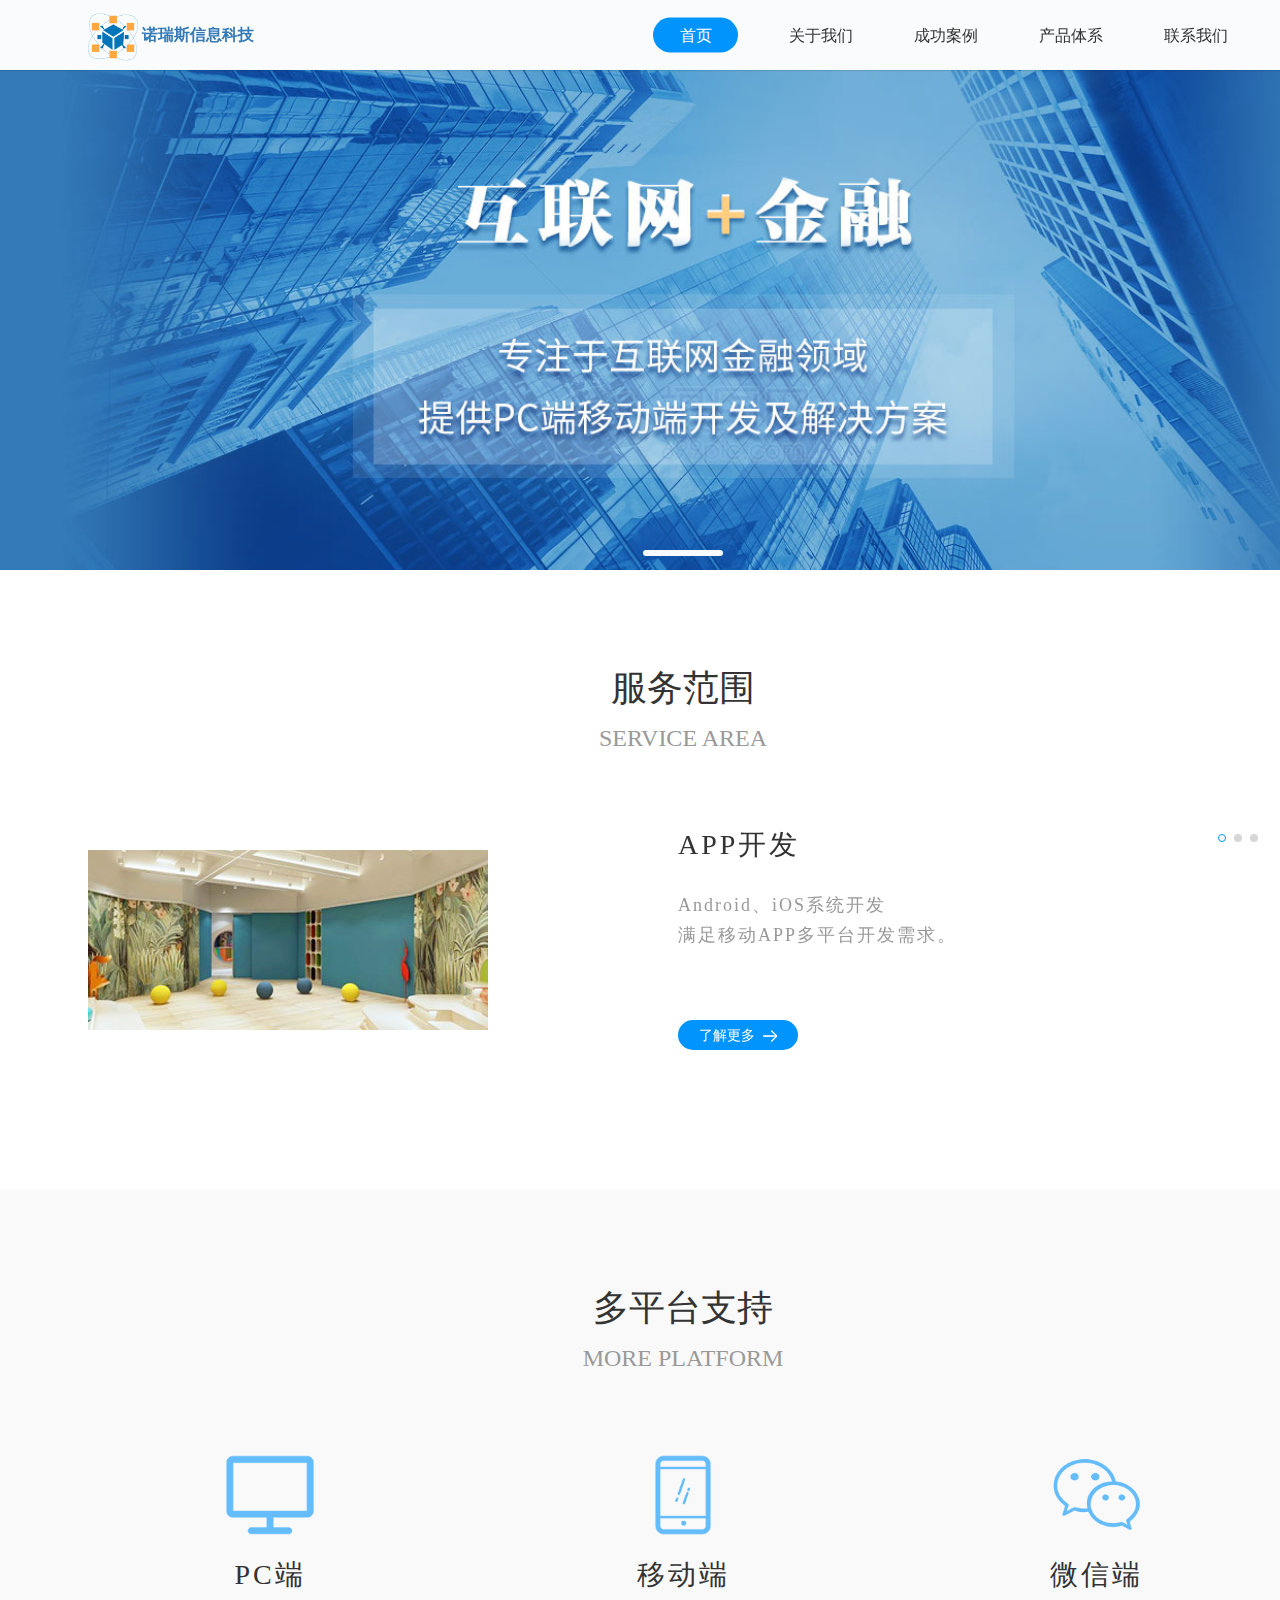
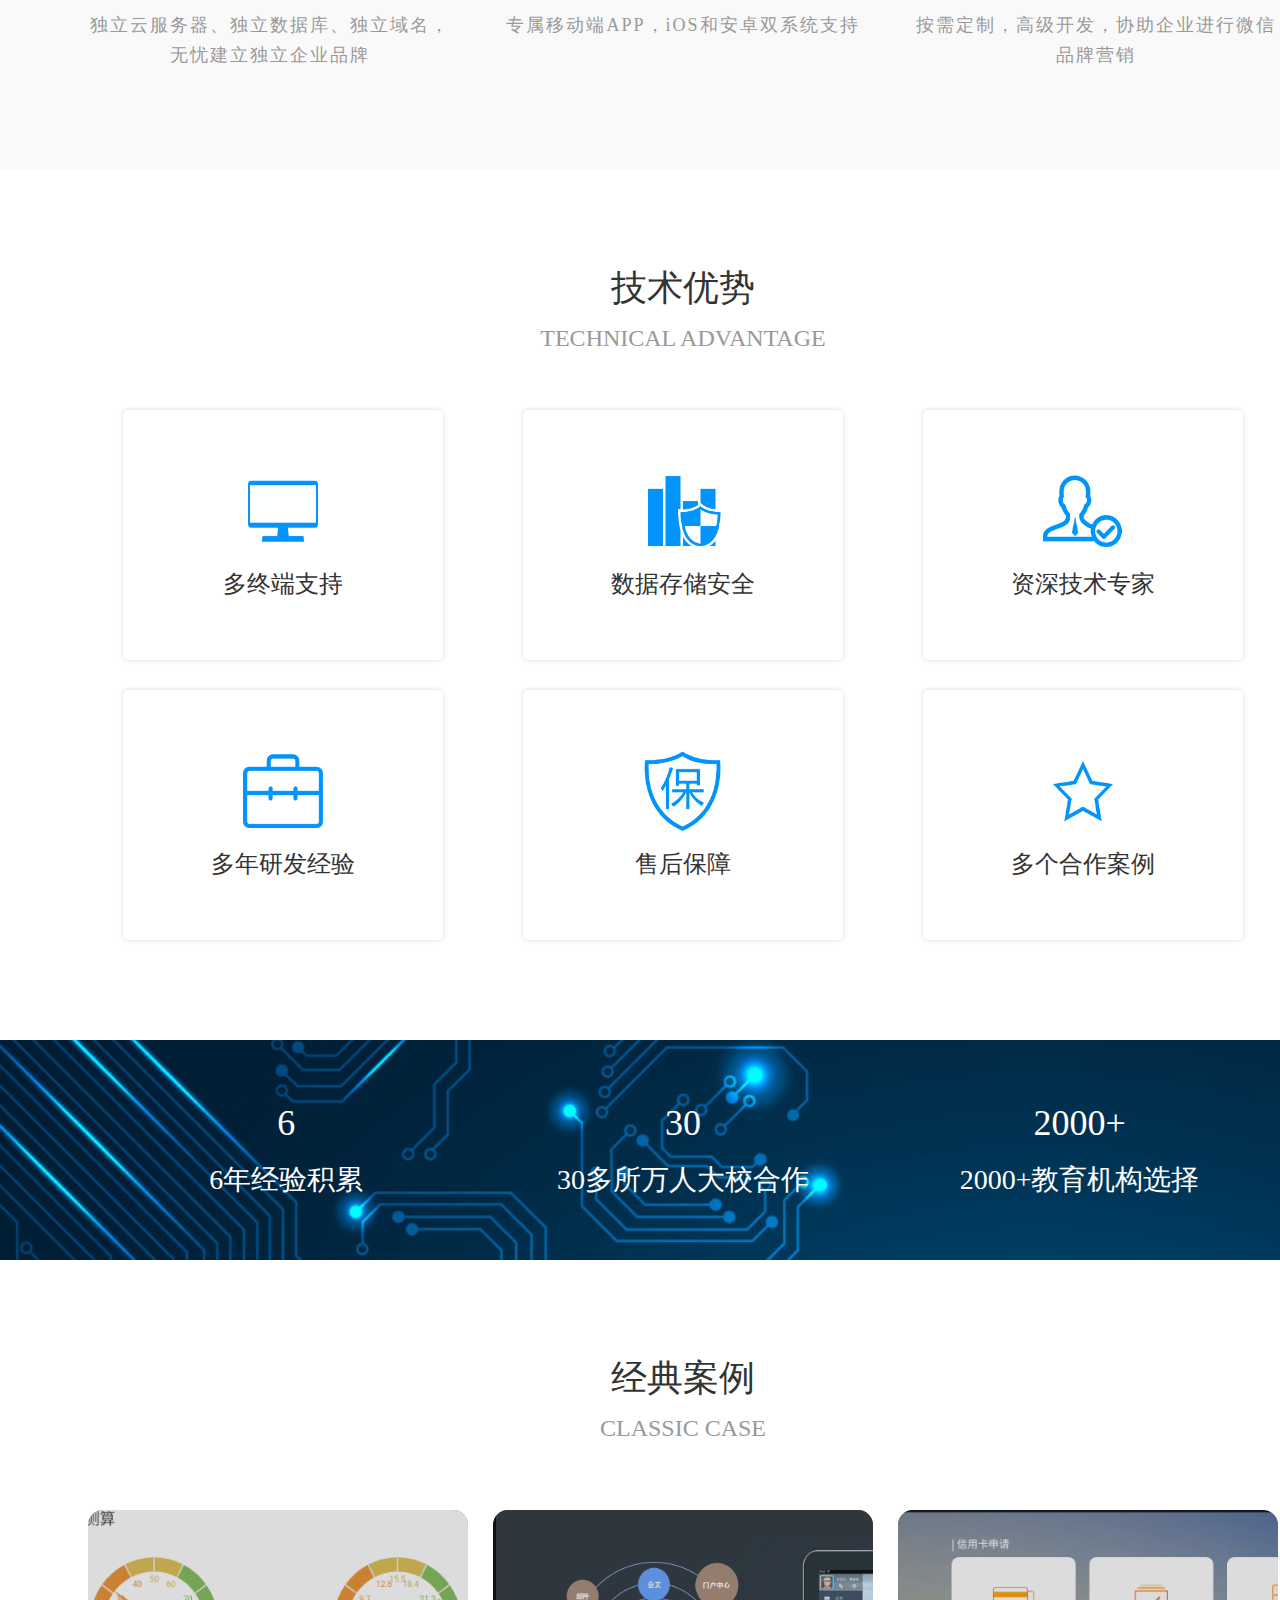
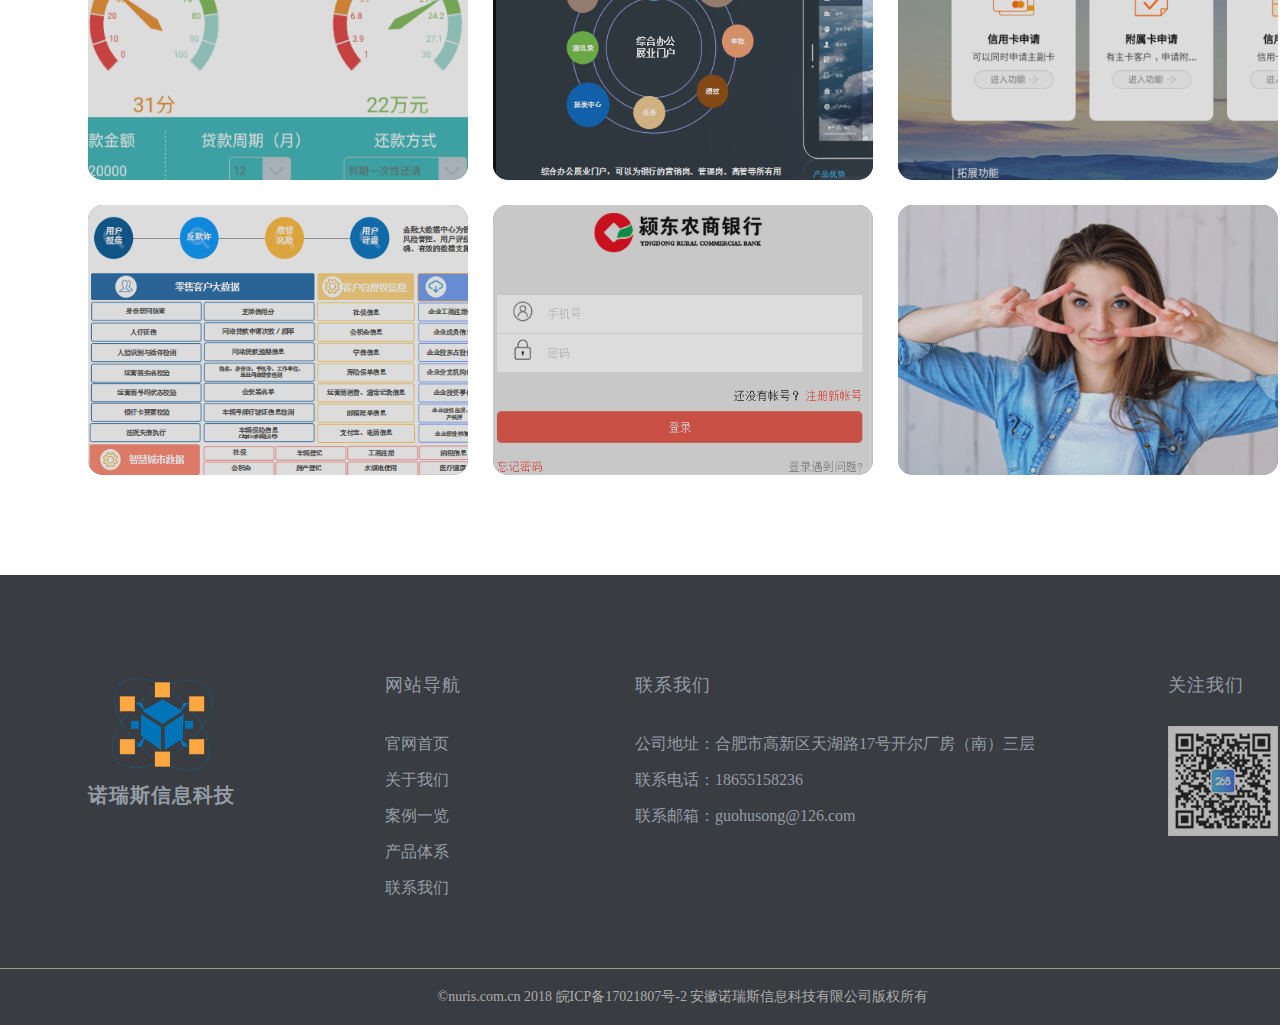
<file: index.html>
<!DOCTYPE html>
<html lang="zh">

<head>
    <meta charset="UTF-8">
    <!-- <meta name="viewport" content="width=device-width, initial-scale=1.0"> -->
    <meta http-equiv="X-UA-Compatible" content="ie=edge">
    <title>诺瑞斯官网--首页</title>
    <link rel="icon" href="images/logo.png" type="image/png">
    <link rel="stylesheet" href="css/reset.css">
    <link rel="stylesheet" href="css/common.css">
    <link rel="stylesheet" href="css/index.css">
    <link rel="stylesheet" href="css/swiper.min.css">
    <link rel="stylesheet" href="css/hover-min.css">
    <script src="js/jquery.js"></script>
    <script src="js/swiper.min.js"></script>
    <script src="js/common.js"></script>
    <!-- <script src="js/index.js"></script> -->
</head>

<body>
    <div class="top-nav">
        <div class="w nav-bar">
            <div class="logo">
                <img src="images/logo.png" alt="">
                <span class="logo_name">诺瑞斯信息科技</span>
            </div>
            <div class="r-nav">
                <ul class="web-nav clearfix">
                    <li class="nav-item active">
                        <a href="index.html" class="item_link">首页</a>
                    </li>
                    <li class="nav-item">
                        <a href="about_us.html" class="item_link">关于我们</a>
                    </li>
                    <li class="nav-item">
                        <a href="case.html" class="item_link">成功案例</a>
                    </li>
                    <li class="nav-item nav-item-fw">
                        <a href="products.html" class="item_link">产品体系</a>
                        <!-- <div class="fw_menu">
                            <ul>
                                <li class="fw_item fw_item_cur"><a class="fw_item_link" href="fw_trainingInstitution.html">APP开发</a></li>
                                <li class="fw_item"><a class="fw_item_link" href="fw_smartCampus.html">网站开发</a></li>
                                <li class="fw_item"><a class="fw_item_link" href="fw_enterpriseTraining.html">微信定制</a></li>
                            </ul>
                        </div> -->
                    </li>
                    <li class="nav-item">
                        <a href="contact_us.html" class="item_link">联系我们</a>
                    </li>
                </ul>
            </div>
        </div>
    </div>
    <div class="banner_swiper">
        <div class="swiper-container" id="swiper1">
            <div class="swiper-wrapper">
                <div class="swiper-slide">
                    <div class="slide">
                        <a href="javascript:;" style="background-image:url(images/loginbg.jpg)">
                            <!-- <img src="images/loginbg.jpg" alt=""> -->
                        </a>
                    </div>
                </div>
            </div>
            <!-- 如果需要分页器 -->
            <div class="swiper-pagination" id="swiper-pagination"></div>
            <!-- Add Arrows -->
            <div class="swiper-button-next"></div>
            <div class="swiper-button-prev"></div>
        </div>
    </div>
    <div class="index_main">
        <div class="column_wrapper">
            <div class="w column column_service">
                <div class="column_title">
                    服务范围
                </div>
                <div class="column_subtitle">
                    SERVICE AREA
                </div>
                <div class="swiper-container service_swiper">
                    <div class="swiper-wrapper">
                        <div class="swiper-slide">
                            <div class="left-pic">
                                <img src="img/home_img1.jpg" alt="">
                            </div>
                            <div class="right-desc">
                                <h3 class="service-name">APP开发</h3>
                                <p class="service-desc">
                                    Android、iOS系统开发 <br>
                                    满足移动APP多平台开发需求。
                                </p>
                                <a href="javascript:;">
                                    <div class="more-btn">
                                        <span>了解更多</span>
                                        <img src="img/home_icon2.png" alt="">
                                    </div>
                                </a>
                            </div>
                        </div>
                        <div class="swiper-slide">
                            <div class="left-pic">
                                <img src="img/home_img3.jpg" alt="">
                            </div>
                            <div class="right-desc">
                                <h3 class="service-name">网站开发</h3>
                                <p class="service-desc">
                                    企业网站开发 <br>
                                    针对客户的开发需求，提供高端型网站定制开发服务。
                                </p>
                                <a href="javascript:;">
                                    <div class="more-btn">
                                        <span>了解更多</span>
                                        <img src="img/home_icon2.png" alt="">
                                    </div>
                                </a>
                            </div>
                        </div>
                        <div class="swiper-slide">
                            <div class="left-pic">
                                <img src="img/home_img2.jpg" alt="">
                            </div>
                            <div class="right-desc">
                                <h3 class="service-name">微信定制</h3>
                                <p class="service-desc">
                                    公众号、小程序、企业号、商城、H5开发 <br>
                                    助力企业打造品牌形象
                                </p>
                                <a href="javascript:;">
                                    <div class="more-btn">
                                        <span>了解更多</span>
                                        <img src="img/home_icon2.png" alt="">
                                    </div>
                                </a>
                            </div>
                        </div>
                    </div>
                    <!-- 如果需要分页器 -->
                    <div class="swiper-pagination service_swiper_pagination"></div>
                    <!-- Add Arrows -->
                    <div class="swiper-button-next"></div>
                    <div class="swiper-button-prev"></div>
                </div>
            </div>
        </div>
        <div class="column_wrapper shallow-bg">
            <div class="w column column_platform">
                <div class="column_title">
                    多平台支持
                </div>
                <div class="column_subtitle">
                    MORE PLATFORM
                </div>
                <ul class="platform-list clearfix">
                    <li class="platform">
                        <img src="images/pc.png" alt="" class="platform-icon hvr-wobble-top">
                        <h4 class="platform-name">PC端</h4>
                        <p class="platform-intro">
                            独立云服务器、独立数据库、独立域名，无忧建立独立企业品牌
                        </p>
                    </li>
                    <li class="platform">
                        <img src="images/mb.png" alt="" class="platform-icon hvr-wobble-top">
                        <h4 class="platform-name">移动端</h4>
                        <p class="platform-intro">
                            专属移动端APP，iOS和安卓双系统支持
                        </p>
                    </li>
                    <li class="platform">
                        <img src="images/wx.png" alt="" class="platform-icon hvr-wobble-top">
                        <h4 class="platform-name">微信端</h4>
                        <p class="platform-intro">
                            按需定制，高级开发，协助企业进行微信品牌营销
                        </p>
                    </li>
                </ul>
            </div>
        </div>
        <div class="column_wrapper">
            <div class="w column column_advantage">
                <div class="column_title">
                    技术优势
                </div>
                <div class="column_subtitle">
                    TECHNICAL ADVANTAGE
                </div>
                <ul class="advantage-list clearfix">
                    <li class="advantage m_r">
                        <div class="advantage-desc">
                            <img src="images/js_zd.png" alt="" class="advantage-icon">
                            <h4 class="advantage-name">多终端支持</h4>
                        </div>
                        <div class="advantage-details">
                            <span class="details-txt">
                                iPad、PC、iOS、Android、网页、微信等多终端同步服务
                            </span>
                        </div>
                    </li>
                    <li class="advantage m_r">
                        <div class="advantage-desc">
                            <img src="images/js_sjaq.png" alt="" class="advantage-icon">
                            <h4 class="advantage-name">数据存储安全</h4>
                        </div>
                        <div class="advantage-details">
                            <span class="details-txt">
                                系统为网络数据提供加密、防盗等多重安全保障，全方位保护数据安全
                            </span>
                        </div>
                    </li>
                    <li class="advantage">
                        <div class="advantage-desc">
                            <img src="images/js_zj.png" alt="" class="advantage-icon">
                            <h4 class="advantage-name">资深技术专家</h4>
                        </div>
                        <div class="advantage-details">
                            <span class="details-txt">
                                国内高端技术人才深度探索，针对企业多元化应用需求，精心设计平台的每一个环节
                            </span>
                        </div>
                    </li>
                    <li class="advantage m_r m_t">
                        <div class="advantage-desc">
                            <img src="images/js_jy.png" alt="" class="advantage-icon">
                            <h4 class="advantage-name">多年研发经验</h4>
                        </div>
                        <div class="advantage-details">
                            <span class="details-txt">
                                多年研发经验，为您提供多维的、强大的功能体验，从功能到性能，全面满足您的开发需求
                            </span>
                        </div>
                    </li>
                    <li class="advantage m_r m_t">
                        <div class="advantage-desc">
                            <img src="images/js_sh.png" alt="" class="advantage-icon">
                            <h4 class="advantage-name">售后保障</h4>
                        </div>
                        <div class="advantage-details">
                            <span class="details-txt">
                                完善的售后服务体系，为您提供一站式、多元化服务
                            </span>
                        </div>
                    </li>
                    <li class="advantage m_t">
                        <div class="advantage-desc">
                            <img src="images/js_al.png" alt="" class="advantage-icon">
                            <h4 class="advantage-name">多个合作案例</h4>
                        </div>
                        <div class="advantage-details">
                            <span class="details-txt">
                                一个个的成功案例，证明了我们一直在为客户提供着优质的服务
                            </span>
                        </div>
                    </li>
                </ul>
            </div>
        </div>
        <div class="banner_2" style="background-image:url(images/bg.jpg)">
            <ul class="w banner_2_txt clearfix">
                <li>
                    <h4 class="count">6</h4>
                    <p>6年经验积累</p>
                </li>
                <li>
                    <h4 class="count">30</h4>
                    <p>30多所万人大校合作</p>
                </li>
                <li>
                    <h4 class="count">2000+</h4>
                    <p>2000+教育机构选择</p>
                </li>
            </ul>
        </div>
        <div class="column_wrapper">
            <div class="w column column_case">
                <div class="column_title">
                    经典案例
                </div>
                <div class="column_subtitle">
                    CLASSIC CASE
                </div>
                <ul class="case-list clearfix">
                    <li class="case m_r">
                        <img src="images/xdfx2.png" alt="">
                        <div class="case-name">
                            <h4 class="name">颍东农商银行</h4>
                            <p class="subtitle">移动信贷与风险管理平台</p>
                            <a href="javascript:;">
                                <div class="more-btn">
                                    查看详情
                                    <img src="img/home_icon2.png" alt="">
                                </div>
                            </a>
                        </div>
                    </li>
                    <li class="case m_r">
                        <img src="images/xd.png" alt="">
                        <div class="case-name">
                            <h4 class="name">颍东农商银行</h4>
                            <p class="subtitle">金融综合客户管理平台</p>
                            <a href="javascript:;">
                                <div class="more-btn">
                                    查看详情
                                    <img src="img/home_icon2.png" alt="">
                                </div>
                            </a>
                        </div>
                    </li>
                    <li class="case">
                        <img src="images/nx.png" alt="">
                        <div class="case-name">
                            <h4 class="name">颍东农商银行</h4>
                            <p class="subtitle">户外作业管理平台</p>
                            <a href="javascript:;">
                                <div class="more-btn">
                                    查看详情
                                    <img src="img/home_icon2.png" alt="">
                                </div>
                            </a>
                        </div>
                    </li>
                    <li class="case m_r m_t">
                        <img src="images/dsj.png" alt="">
                        <div class="case-name">
                            <h4 class="name">颍东农商银行</h4>
                            <p class="subtitle">金融大数据与智能分析平台</p>
                            <a href="javascript:;">
                                <div class="more-btn">
                                    查看详情
                                    <img src="img/home_icon2.png" alt="">
                                </div>
                            </a>
                        </div>
                    </li>
                    <li class="case m_r m_t">
                        <img src="images/lc.png" alt="">
                        <div class="case-name">
                            <h4 class="name">颍东农商银行</h4>
                            <p class="subtitle">微信理财</p>
                            <a href="javascript:;">
                                <div class="more-btn">
                                    查看详情
                                    <img src="img/home_icon2.png" alt="">
                                </div>
                            </a>
                        </div>
                    </li>
                    <li class="case m_t">
                        <img src="img/home_img9.jpg" alt="">
                        <div class="case-name">
                            <h4 class="name">颍东农商银行</h4>
                            <p class="subtitle">移动信贷与风险管理平台</p>
                            <a href="javascript:;">
                                <div class="more-btn">
                                    查看详情
                                    <img src="img/home_icon2.png" alt="">
                                </div>
                            </a>
                        </div>
                    </li>
                </ul>
            </div>
        </div>
    </div>
    <div class="footer">
        <ul class="w content clearfix">
            <li class="footer_item footer_logo">
                <img src="images/logo.png" alt="">
                <h4 class="name">诺瑞斯信息科技</h4>
            </li>
            <li class="footer_item footer_nav">
                <h3 class="title">网站导航</h3>
                <ul>
                    <li class="footer_nav_item"><a href="index.html">官网首页</a></li>
                    <li class="footer_nav_item"><a href="javascript:;">关于我们</a></li>
                    <li class="footer_nav_item"><a href="javascript:;">案例一览</a></li>
                    <li class="footer_nav_item"><a href="javascript:;">产品体系</a></li>
                    <li class="footer_nav_item"><a href="javascript:;">联系我们</a></li>
                </ul>
            </li>
            <li class="footer_item contact_us">
                <h3 class="title">联系我们</h3>
                <ul>
                    <li>公司地址：合肥市高新区天湖路17号开尔厂房（南）三层</li>
                    <li>联系电话：18655158236</li>
                    <li>联系邮箱：guohusong@126.com</li>
                </ul>
            </li>
            <li class="footer_item fllow_us">
                <h3 class="title">关注我们</h3>
                <div class="qrCode">
                    <img src="img/home_img10.png" alt="">
                </div>
            </li>
        </ul>
        <div class="w copyright">
            ©nuris.com.cn 2018 <a href="javascript:;">皖ICP备17021807号-2</a> 安徽诺瑞斯信息科技有限公司版权所有
        </div>

    </div>
    <script>
        $(function () {
            // 初始化bannerSwipper      
            var mySwiper = new Swiper('#swiper1', {
                direction: 'horizontal', // 垂直切换选项
                loop: true, // 循环模式选项

                // 如果需要分页器
                pagination: {
                    el: '#swiper-pagination',
                    clickable: true,
                },
                navigation: {
                    nextEl: '.swiper-button-next',
                    prevEl: '.swiper-button-prev',
                },
                autoplay: {
                    delay: 3000,
                    disableOnInteraction: false, //设置为false，用户操作swiper之后自动切换不会停止，每次都会重新启动autoplay。
                },

            });

            //鼠标移入轮播图暂停自动播放、显示滑块控制
            $("#swiper1").on("mouseenter", function (event) {
                mySwiper.autoplay.stop();
                $("#swiper1 .swiper-button-next").fadeIn(1000);
                $("#swiper1 .swiper-button-prev").fadeIn(1000);
                return false;
            });
            $("#swiper1").on("mouseleave", function (event) {
                mySwiper.autoplay.start();
                $("#swiper1 .swiper-button-next").fadeOut(1000);
                $("#swiper1 .swiper-button-prev").fadeOut(1000);
                return false;
            });


            //初始化服务范围 swipper
            var serviceSwiper = new Swiper('.service_swiper', {
                direction: 'horizontal', // 垂直切换选项
                loop: true, // 循环模式选项

                // 如果需要分页器
                pagination: {
                    el: '.service_swiper_pagination',
                    clickable: true,
                },
                autoplay: {
                    delay: 3000,
                    disableOnInteraction: false, //设置为false，用户操作swiper之后自动切换不会停止，每次都会重新启动autoplay。
                },

                // 如果需要前进后退按钮
                navigation: {
                    nextEl: '.swiper-button-next',
                    prevEl: '.swiper-button-prev',
                },
            });

            //鼠标移入轮播图暂停自动播放、显示滑块控制
            $(".service_swiper").on("mouseenter", function (event) {
                serviceSwiper.autoplay.stop();
                $(".service_swiper .swiper-button-next").fadeIn(1000);
                $(".service_swiper .swiper-button-prev").fadeIn(1000);
                return false;
            });
            $(".service_swiper").on("mouseleave", function (event) {
                serviceSwiper.autoplay.start();
                $(".service_swiper .swiper-button-next").fadeOut(1000);
                $(".service_swiper .swiper-button-prev").fadeOut(1000);
                return false;
            });

        });
    </script>
</body>

</html>
</file>
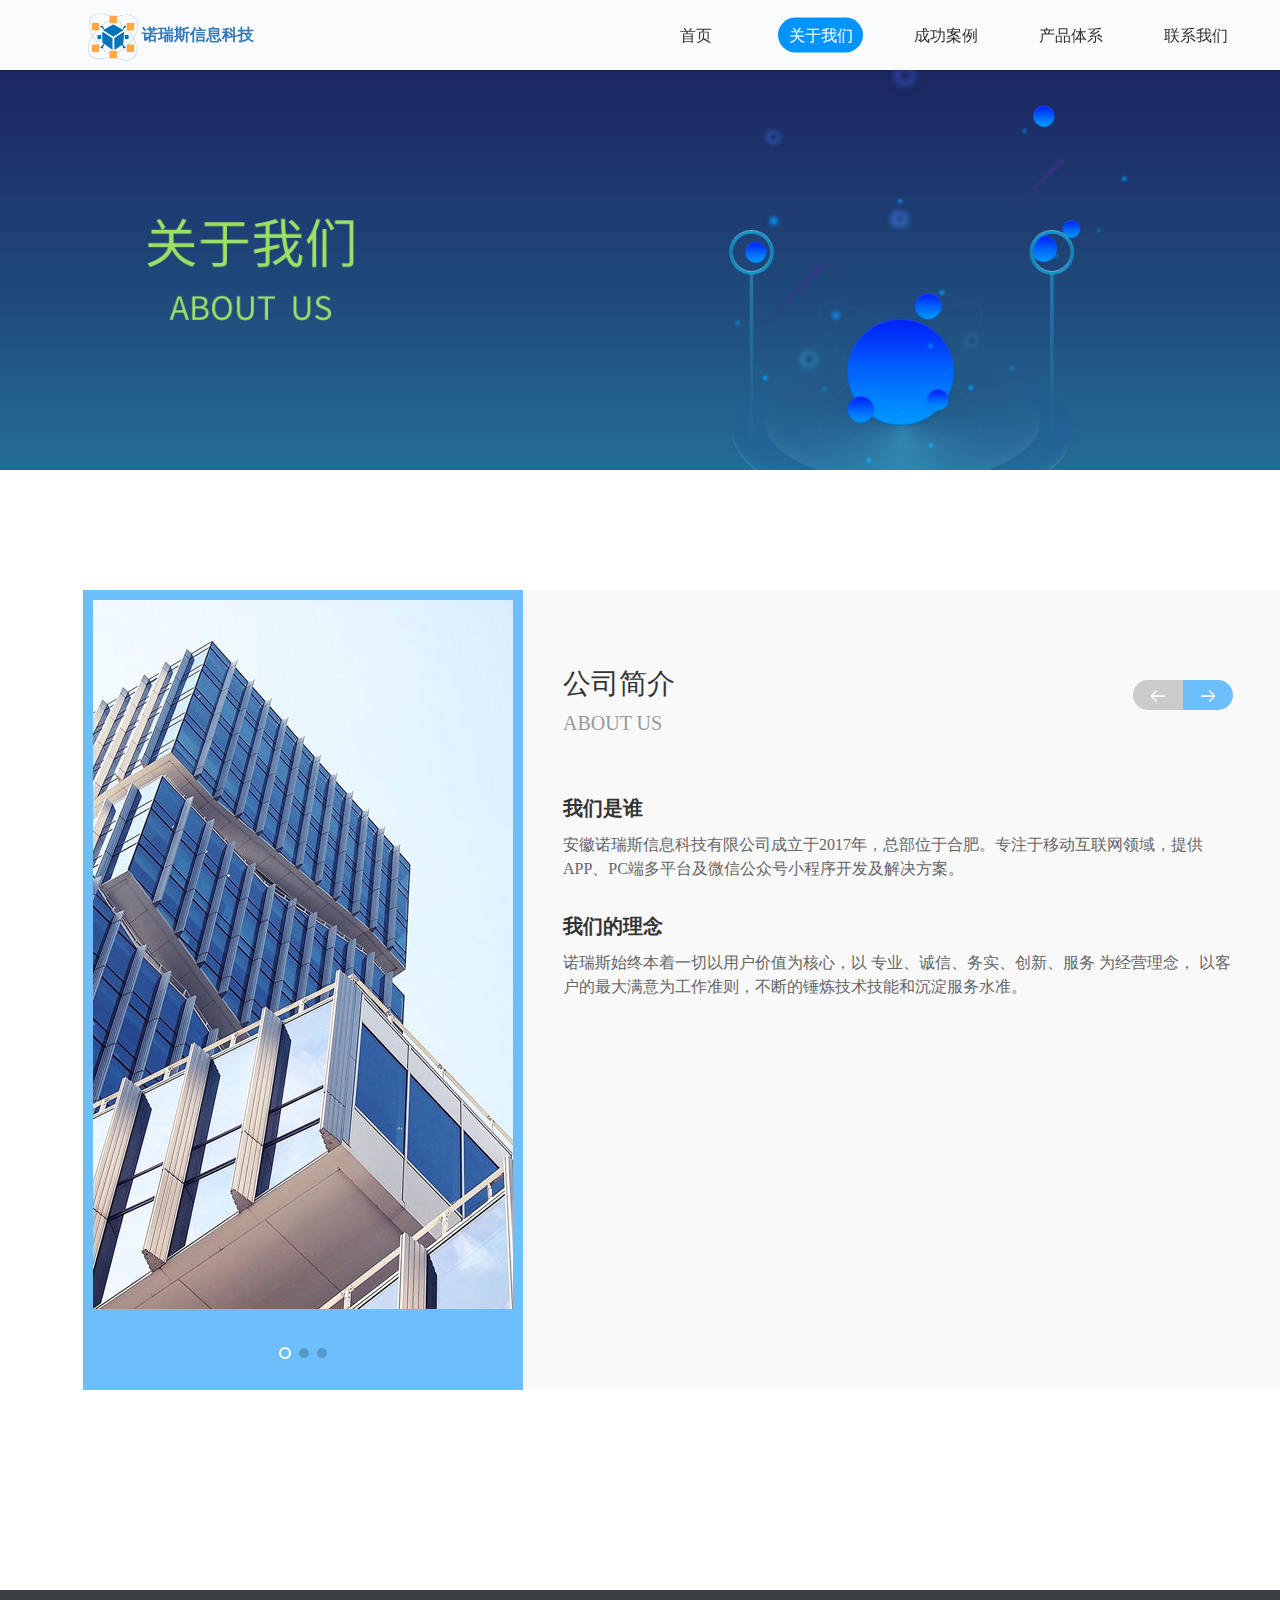
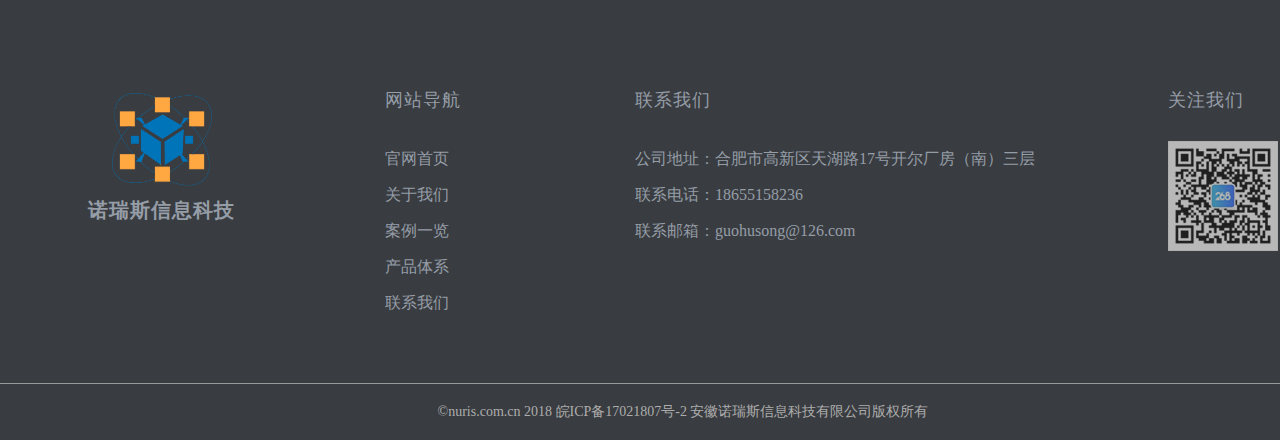
<file: about_us.html>
<!DOCTYPE html>
<html lang="zh">

<head>
    <meta charset="UTF-8">
    <!-- <meta name="viewport" content="width=device-width, initial-scale=1.0"> -->
    <meta http-equiv="X-UA-Compatible" content="ie=edge">
    <title>诺瑞斯信息科技--关于我们</title>
    <link rel="icon" href="images/logo.png" type="image/png">
    <link rel="stylesheet" href="css/reset.css">
    <link rel="stylesheet" href="css/common.css">
    <link rel="stylesheet" href="css/about_us.css">
    <link rel="stylesheet" href="css/swiper.min.css">
    <script src="js/jquery.js"></script>
    <script src="js/swiper.min.js"></script>
    <script src="js/common.js"></script>
    <script src="js/about_us.js"></script>
    <script type="text/javascript" src="http://api.map.baidu.com/api?v=2.0&ak=IRtuipZwpSnKGqnEYqXRLdlo247Vuzzr"></script>
</head>

<body>
    <div class="top-nav">
        <div class="w nav-bar">
            <div class="logo">
                <img src="images/logo.png" alt="">
                <span class="logo_name">诺瑞斯信息科技</span>
            </div>
            <div class="r-nav">
                <ul class="web-nav clearfix">
                    <li class="nav-item">
                        <a href="index.html" class="item_link">首页</a>
                    </li>
                    <li class="nav-item active">
                        <a href="about_us.html" class="item_link">关于我们</a>
                    </li>
                    <li class="nav-item">
                        <a href="case.html" class="item_link">成功案例</a>
                    </li>
                    <li class="nav-item nav-item-fw">
                        <a href="products.html" class="item_link">产品体系</a>
                        <!-- <div class="fw_menu">
                            <ul>
                                <li class="fw_item fw_item_cur"><a class="fw_item_link" href="fw_trainingInstitution.html">APP开发</a></li>
                                <li class="fw_item"><a class="fw_item_link" href="fw_smartCampus.html">网站开发</a></li>
                                <li class="fw_item"><a class="fw_item_link" href="fw_enterpriseTraining.html">微信定制</a></li>
                            </ul>
                        </div> -->
                    </li>
                    <li class="nav-item">
                        <a href="contact_us.html" class="item_link">联系我们</a>
                    </li>
                </ul>
            </div>
        </div>
    </div>
    <div class="banner" style="background-image: url(images/banner_about_us2.png)">
        <!-- <img src="img/about_banner.jpg" alt=""> -->
    </div>
    <div class="about-main clearfix">
        <div class="swiper-container about-us-swiper">
            <div class="swiper-wrapper">
                <div class="swiper-slide">
                    <img src="img/about_img1.jpg" alt="">
                </div>
                <div class="swiper-slide">
                    <img src="img/about_img1.jpg" alt="">
                </div>
                <div class="swiper-slide">
                    <img src="img/about_img1.jpg" alt="">
                </div>
            </div>
            <!-- 如果需要分页器 -->
            <div class="swiper-pagination about-swiper-pagination"></div>
            <!-- Add Arrows -->
            <div class="swiper-button-next"></div>
            <div class="swiper-button-prev"></div>
        </div>
        <div class="about_us">
            <div class="tab-hd">
                <div class="tab tab-prev">
                    <img src="img/home_icon2.png" alt="">
                </div>
                <div class="tab tab-next tab-current">
                    <img src="img/home_icon2.png" alt="">
                </div>
            </div>
            <div class="tab-bd">
                <div class="company-profile tab-item">
                    <div class="title-row">
                        <h4 class="title">公司简介</h4>
                        <p class="subtitle">ABOUT US</p>
                    </div>
                    <div class="content">
                        <h4 class="subtitle">
                            我们是谁
                        </h4>
                        <p>
                            安徽诺瑞斯信息科技有限公司成立于2017年，总部位于合肥。专注于移动互联网领域，提供APP、PC端多平台及微信公众号小程序开发及解决方案。
                        </p>
                        <h4 class="subtitle m_t30">
                            我们的理念
                        </h4>
                        <p>
                            诺瑞斯始终本着一切以用户价值为核心，以 专业、诚信、务实、创新、服务 为经营理念，
                            以客户的最大满意为工作准则，不断的锤炼技术技能和沉淀服务水准。
                        </p>
                    </div>
                </div>
                <div class="contact-us tab-item">
                    <div class="title-row">
                        <h4 class="title">联系我们</h4>
                        <p class="subtitle">CONTACT US</p>
                    </div>
                    <div class="content">
                        <div class="contact-info">
                            <p>服务邮箱：guohusong@126.com</p>
                            <p>联系电话：18655158236</p>
                            <p>公司地址：合肥市高新区天湖路17号开尔厂房（南）三层</p>
                        </div>
                        <div class="map">
                            <div id="container"></div>
                            <!--创建地图容器-->
                        </div>
                    </div>
                </div>
            </div>
        </div>
    </div>
    <div class="footer">
        <ul class="w content clearfix">
            <li class="footer_item footer_logo">
                <img src="images/logo.png" alt="">
                <h4 class="name">诺瑞斯信息科技</h4>
            </li>
            <li class="footer_item footer_nav">
                <h3 class="title">网站导航</h3>
                <ul>
                    <li class="footer_nav_item"><a href="index.html">官网首页</a></li>
                    <li class="footer_nav_item"><a href="javascript:;">关于我们</a></li>
                    <li class="footer_nav_item"><a href="javascript:;">案例一览</a></li>
                    <li class="footer_nav_item"><a href="javascript:;">产品体系</a></li>
                    <li class="footer_nav_item"><a href="javascript:;">联系我们</a></li>
                </ul>
            </li>
            <li class="footer_item contact_us">
                <h3 class="title">联系我们</h3>
                <ul>
                    <li>公司地址：合肥市高新区天湖路17号开尔厂房（南）三层</li>
                    <li>联系电话：18655158236</li>
                    <li>联系邮箱：guohusong@126.com</li>
                </ul>
            </li>
            <li class="footer_item fllow_us">
                <h3 class="title">关注我们</h3>
                <div class="qrCode">
                    <img src="img/home_img10.png" alt="">
                </div>
            </li>
        </ul>
        <div class="w copyright">
            ©nuris.com.cn 2018 <a href="javascript:;">皖ICP备17021807号-2</a> 安徽诺瑞斯信息科技有限公司版权所有
        </div>

    </div>

</body>

</html>
</file>
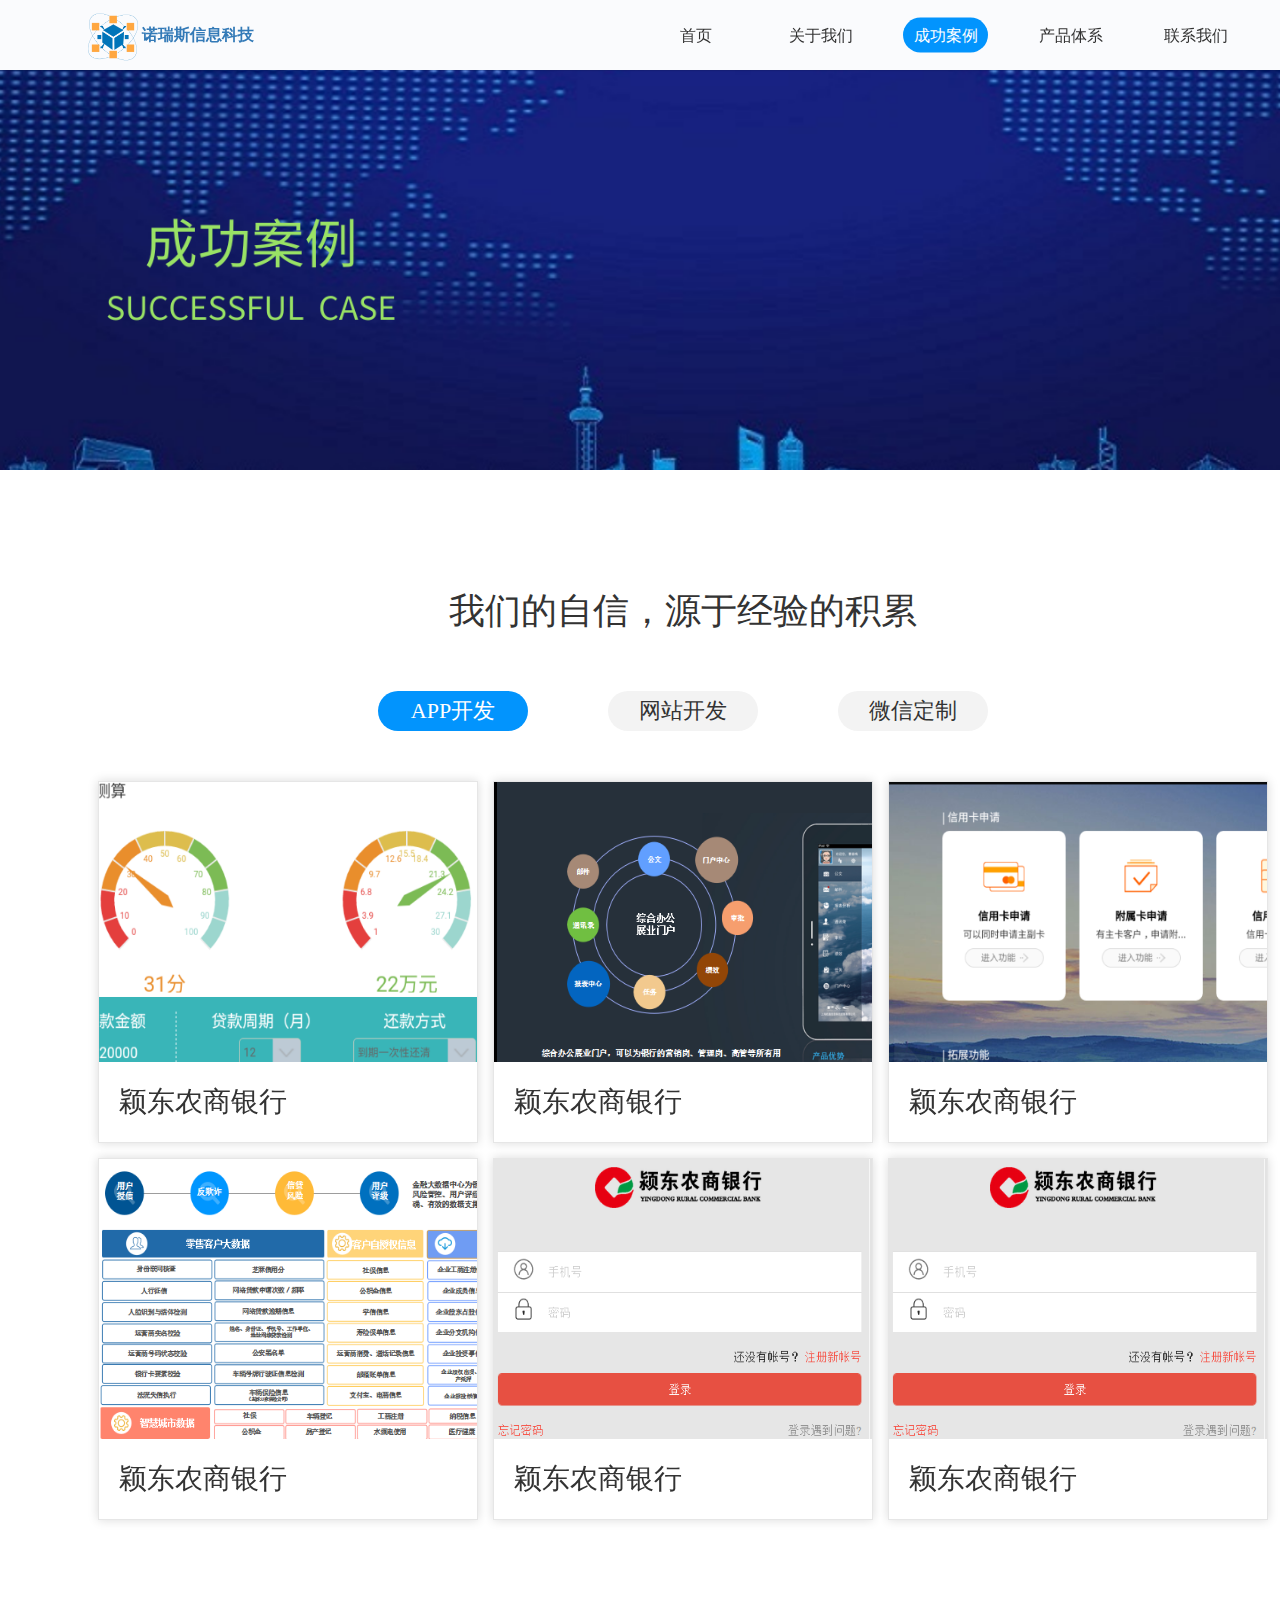
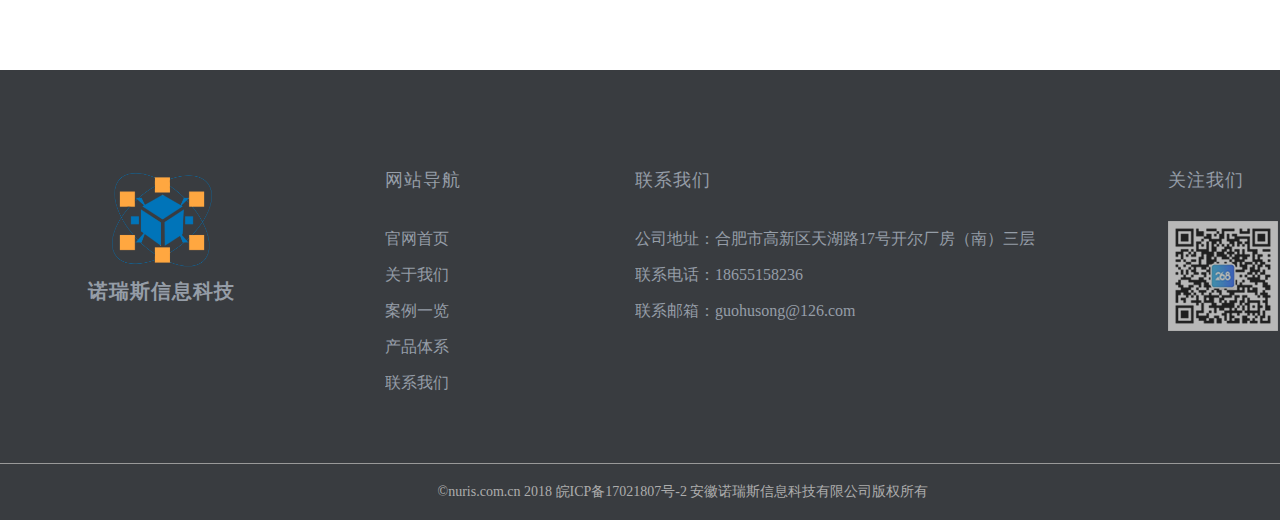
<file: case.html>
<!DOCTYPE html>
<html lang="zh">

<head>
    <meta charset="UTF-8">
    <!-- <meta name="viewport" content="width=device-width, initial-scale=1.0"> -->
    <meta http-equiv="X-UA-Compatible" content="ie=edge">
    <title>诺瑞斯信息科技--案例</title>
    <link rel="icon" href="images/logo.png" type="image/png">
    <link rel="stylesheet" href="css/reset.css">
    <link rel="stylesheet" href="css/common.css">
    <link rel="stylesheet" href="css/case.css">
    <link rel="stylesheet" href="css/swiper.min.css">
    <link rel="stylesheet" href="css/hover-min.css">
    <script src="js/jquery.js"></script>
    <script src="js/swiper.min.js"></script>
    <script src="js/common.js"></script>
    <script src="js/case.js"></script>
</head>

<body>
    <div class="top-nav">
        <div class="w nav-bar">
            <div class="logo">
                <img src="images/logo.png" alt="">
                <span class="logo_name">诺瑞斯信息科技</span>
            </div>
            <div class="r-nav">
                <ul class="web-nav clearfix">
                    <li class="nav-item">
                        <a href="index.html" class="item_link">首页</a>
                    </li>
                    <li class="nav-item">
                        <a href="about_us.html" class="item_link">关于我们</a>
                    </li>
                    <li class="nav-item active">
                        <a href="case.html" class="item_link">成功案例</a>
                    </li>
                    <li class="nav-item nav-item-fw">
                        <a href="products.html" class="item_link">产品体系</a>
                        <!-- <div class="fw_menu">
                            <ul>
                                <li class="fw_item fw_item_cur"><a class="fw_item_link" href="fw_trainingInstitution.html">APP开发</a></li>
                                <li class="fw_item"><a class="fw_item_link" href="fw_smartCampus.html">网站开发</a></li>
                                <li class="fw_item"><a class="fw_item_link" href="fw_enterpriseTraining.html">微信定制</a></li>
                            </ul>
                        </div> -->
                    </li>
                    <li class="nav-item">
                        <a href="contact_us.html" class="item_link">联系我们</a>
                    </li>
                </ul>
            </div>
        </div>
    </div>
    <div class="banner" style="background-image: url(images/banner_case1.png)">
        <!-- <img src="img/about_banner.jpg" alt=""> -->
    </div>
    <div class="w case-main">
        <h3 class="title">
            我们的自信，源于经验的积累
        </h3>
        <ul class="tab-hd clearfix">
            <li class="tab tab-cur">APP开发</li>
            <li class="tab">网站开发</li>
            <li class="tab">微信定制</li>
        </ul>
        <div class="tab-bd">
            <div class="swiper-container" id="caseSwiper">
                <div class="swiper-wrapper">
                    <div class="swiper-slide">
                        <ul class="tab-item case-list clearfix case-list-cur">
                            <li class="case m-r">
                                <a href="javascript:;">
                                    <div class="case-pic">
                                        <img src="images/xdfx2.png" alt="">
                                        <div class="case-bg">
                                            <span class="search-icon" style="background-image:url(images/icon_look.png)"></span>
                                        </div>
                                    </div>
                                    <div class="desc clearfix">
                                        <span class="case-name">
                                            颖东农商银行
                                        </span>
                                        <span class="go-look">
                                            <span class="txt">去看看</span>
                                            <img src="img/home_icon2.png" alt="">
                                        </span>
                                    </div>
                                </a>
                            </li>
                            <li class="case m-r">
                                <div class="case-pic">
                                    <img src="images/xd.png" alt="">
                                    <div class="case-bg">
                                        <span class="search-icon" style="background-image:url(images/icon_look.png)"></span>
                                    </div>
                                </div>

                                <div class="desc clearfix">
                                    <span class="case-name">
                                        颖东农商银行
                                    </span>
                                    <span class="go-look">
                                        <span class="txt">去看看</span>
                                        <img src="img/home_icon2.png" alt="">
                                    </span>
                                </div>
                            </li>
                            <li class="case">
                                <div class="case-pic">
                                    <img src="images/nx.png" alt="">
                                    <div class="case-bg">
                                        <span class="search-icon" style="background-image:url(images/icon_look.png)"></span>
                                    </div>
                                </div>
                                <div class="desc clearfix">
                                    <span class="case-name">
                                        颖东农商银行
                                    </span>
                                    <span class="go-look">
                                        <span class="txt">去看看</span>
                                        <img src="img/home_icon2.png" alt="">
                                    </span>
                                </div>
                            </li>
                            <li class="case m-r m-t">
                                <div class="case-pic">
                                    <img src="images/dsj.png" alt="">
                                    <div class="case-bg">
                                        <span class="search-icon" style="background-image:url(images/icon_look.png)"></span>
                                    </div>
                                </div>
                                <div class="desc clearfix">
                                    <span class="case-name">
                                        颖东农商银行
                                    </span>
                                    <span class="go-look">
                                        <span class="txt">去看看</span>
                                        <img src="img/home_icon2.png" alt="">
                                    </span>
                                </div>
                            </li>
                            <li class="case m-r m-t">
                                <div class="case-pic">
                                    <img src="images/lc.png" alt="">
                                    <div class="case-bg">
                                        <span class="search-icon" style="background-image:url(images/icon_look.png)"></span>
                                    </div>
                                </div>
                                <div class="desc clearfix">
                                    <span class="case-name">
                                        颖东农商银行
                                    </span>
                                    <span class="go-look">
                                        <span class="txt">去看看</span>
                                        <img src="img/home_icon2.png" alt="">
                                    </span>
                                </div>
                            </li>
                            <li class="case m-t">
                                <div class="case-pic">
                                    <img src="images/lc.png" alt="">
                                    <div class="case-bg">
                                        <span class="search-icon" style="background-image:url(images/icon_look.png)"></span>
                                    </div>
                                </div>
                                <div class="desc clearfix">
                                    <span class="case-name">
                                        颖东农商银行
                                    </span>
                                    <span class="go-look">
                                        <span class="txt">去看看</span>
                                        <img src="img/home_icon2.png" alt="">
                                    </span>
                                </div>
                            </li>
                        </ul>
                    </div>
                    <div class="swiper-slide">
                        <ul class="tab-item case-list clearfix">
                            <li class="case m-r">
                                <div class="case-pic">
                                    <img src="img/home_img5.jpg" alt="">
                                    <div class="case-bg">
                                        <span class="search-icon" style="background-image:url(images/icon_look.png)"></span>
                                    </div>
                                </div>
                                <div class="desc clearfix">
                                    <span class="case-name">
                                        蓝天教育
                                    </span>
                                    <span class="go-look">
                                        <span class="txt">去看看</span>
                                        <img src="img/home_icon2.png" alt="">
                                    </span>
                                </div>
                            </li>
                            <li class="case m-r">
                                <div class="case-pic">
                                    <img src="img/home_img5.jpg" alt="">
                                    <div class="case-bg">
                                        <span class="search-icon" style="background-image:url(images/icon_look.png)"></span>
                                    </div>
                                </div>
                                <div class="desc clearfix">
                                    <span class="case-name">
                                        大美汉字
                                    </span>
                                    <span class="go-look">
                                        <span class="txt">去看看</span>
                                        <img src="img/home_icon2.png" alt="">
                                    </span>
                                </div>
                            </li>
                            <li class="case">
                                <div class="case-pic">
                                    <img src="img/home_img6.jpg" alt="">
                                    <div class="case-bg">
                                        <span class="search-icon" style="background-image:url(images/icon_look.png)"></span>
                                    </div>
                                </div>
                                <div class="desc clearfix">
                                    <span class="case-name">
                                        大立教育网
                                    </span>
                                    <span class="go-look">
                                        <span class="txt">去看看</span>
                                        <img src="img/home_icon2.png" alt="">
                                    </span>
                                </div>
                            </li>
                            <li class="case m-r m-t">
                                <div class="case-pic">
                                    <img src="img/home_img7.jpg" alt="">
                                    <div class="case-bg">
                                        <span class="search-icon" style="background-image:url(images/icon_look.png)"></span>
                                    </div>
                                </div>
                                <div class="desc clearfix">
                                    <span class="case-name">
                                        金英杰医学
                                    </span>
                                    <span class="go-look">
                                        <span class="txt">去看看</span>
                                        <img src="img/home_icon2.png" alt="">
                                    </span>
                                </div>
                            </li>
                            <li class="case m-r m-t">
                                <div class="case-pic">
                                    <img src="img/home_img8.jpg" alt="">
                                    <div class="case-bg">
                                        <span class="search-icon" style="background-image:url(images/icon_look.png)"></span>
                                    </div>
                                </div>
                                <div class="desc clearfix">
                                    <span class="case-name">
                                        紫金博睿国际教育
                                    </span>
                                    <span class="go-look">
                                        <span class="txt">去看看</span>
                                        <img src="img/home_icon2.png" alt="">
                                    </span>
                                </div>
                            </li>
                            <li class="case m-t">
                                <div class="case-pic">
                                    <img src="img/home_img9.jpg" alt="">
                                    <div class="case-bg">
                                        <span class="search-icon" style="background-image:url(images/icon_look.png)"></span>
                                    </div>
                                </div>
                                <div class="desc clearfix">
                                    <span class="case-name">
                                        易电培训-华夏明源
                                    </span>
                                    <span class="go-look">
                                        <span class="txt">去看看</span>
                                        <img src="img/home_icon2.png" alt="">
                                    </span>
                                </div>
                            </li>
                        </ul>
                    </div>
                    <div class="swiper-slide">
                        <ul class="tab-item case-list clearfix">
                            <li class="case m-r">
                                <div class="case-pic">
                                    <img src="img/home_img6.jpg" alt="">
                                    <div class="case-bg">
                                        <span class="search-icon" style="background-image:url(images/icon_look.png)"></span>
                                    </div>
                                </div>
                                <div class="desc clearfix">
                                    <span class="case-name">
                                        蓝天教育
                                    </span>
                                    <span class="go-look">
                                        <span class="txt">去看看</span>
                                        <img src="img/home_icon2.png" alt="">
                                    </span>
                                </div>
                            </li>
                            <li class="case m-r">
                                <div class="case-pic">
                                    <img src="img/home_img5.jpg" alt="">
                                    <div class="case-bg">
                                        <span class="search-icon" style="background-image:url(images/icon_look.png)"></span>
                                    </div>
                                </div>
                                <div class="desc clearfix">
                                    <span class="case-name">
                                        大美汉字
                                    </span>
                                    <span class="go-look">
                                        <span class="txt">去看看</span>
                                        <img src="img/home_icon2.png" alt="">
                                    </span>
                                </div>
                            </li>
                            <li class="case">
                                <div class="case-pic">
                                    <img src="img/home_img6.jpg" alt="">
                                    <div class="case-bg">
                                        <span class="search-icon" style="background-image:url(images/icon_look.png)"></span>
                                    </div>
                                </div>
                                <div class="desc clearfix">
                                    <span class="case-name">
                                        大立教育网
                                    </span>
                                    <span class="go-look">
                                        <span class="txt">去看看</span>
                                        <img src="img/home_icon2.png" alt="">
                                    </span>
                                </div>
                            </li>
                            <li class="case m-r m-t">
                                <div class="case-pic">
                                    <img src="img/home_img7.jpg" alt="">
                                    <div class="case-bg">
                                        <span class="search-icon" style="background-image:url(images/icon_look.png)"></span>
                                    </div>
                                </div>
                                <div class="desc clearfix">
                                    <span class="case-name">
                                        金英杰医学
                                    </span>
                                    <span class="go-look">
                                        <span class="txt">去看看</span>
                                        <img src="img/home_icon2.png" alt="">
                                    </span>
                                </div>
                            </li>
                            <li class="case m-r m-t">
                                <div class="case-pic">
                                    <img src="img/home_img8.jpg" alt="">
                                    <div class="case-bg">
                                        <span class="search-icon" style="background-image:url(images/icon_look.png)"></span>
                                    </div>
                                </div>
                                <div class="desc clearfix">
                                    <span class="case-name">
                                        紫金博睿国际教育
                                    </span>
                                    <span class="go-look">
                                        <span class="txt">去看看</span>
                                        <img src="img/home_icon2.png" alt="">
                                    </span>
                                </div>
                            </li>
                            <li class="case m-t">
                                <div class="case-pic">
                                    <img src="img/home_img9.jpg" alt="">
                                    <div class="case-bg">
                                        <span class="search-icon" style="background-image:url(images/icon_look.png)"></span>
                                    </div>
                                </div>
                                <div class="desc clearfix">
                                    <span class="case-name">
                                        易电培训-华夏明源
                                    </span>
                                    <span class="go-look">
                                        <span class="txt">去看看</span>
                                        <img src="img/home_icon2.png" alt="">
                                    </span>
                                </div>
                            </li>
                        </ul>
                    </div>
                </div>
            </div>
        </div>
    </div>
    <div class="footer">
        <ul class="w content clearfix">
            <li class="footer_item footer_logo">
                <img src="images/logo.png" alt="">
                <h4 class="name">诺瑞斯信息科技</h4>
            </li>
            <li class="footer_item footer_nav">
                <h3 class="title">网站导航</h3>
                <ul>
                    <li class="footer_nav_item"><a href="index.html">官网首页</a></li>
                    <li class="footer_nav_item"><a href="javascript:;">关于我们</a></li>
                    <li class="footer_nav_item"><a href="javascript:;">案例一览</a></li>
                    <li class="footer_nav_item"><a href="javascript:;">产品体系</a></li>
                    <li class="footer_nav_item"><a href="javascript:;">联系我们</a></li>
                </ul>
            </li>
            <li class="footer_item contact_us">
                <h3 class="title">联系我们</h3>
                <ul>
                    <li>公司地址：合肥市高新区天湖路17号开尔厂房（南）三层</li>
                    <li>联系电话：18655158236</li>
                    <li>联系邮箱：guohusong@126.com</li>
                </ul>
            </li>
            <li class="footer_item fllow_us">
                <h3 class="title">关注我们</h3>
                <div class="qrCode">
                    <img src="img/home_img10.png" alt="">
                </div>
            </li>
        </ul>
        <div class="w copyright">
            ©nuris.com.cn 2018 <a href="javascript:;">皖ICP备17021807号-2</a> 安徽诺瑞斯信息科技有限公司版权所有
        </div>

    </div>
</body>

</html>
</file>
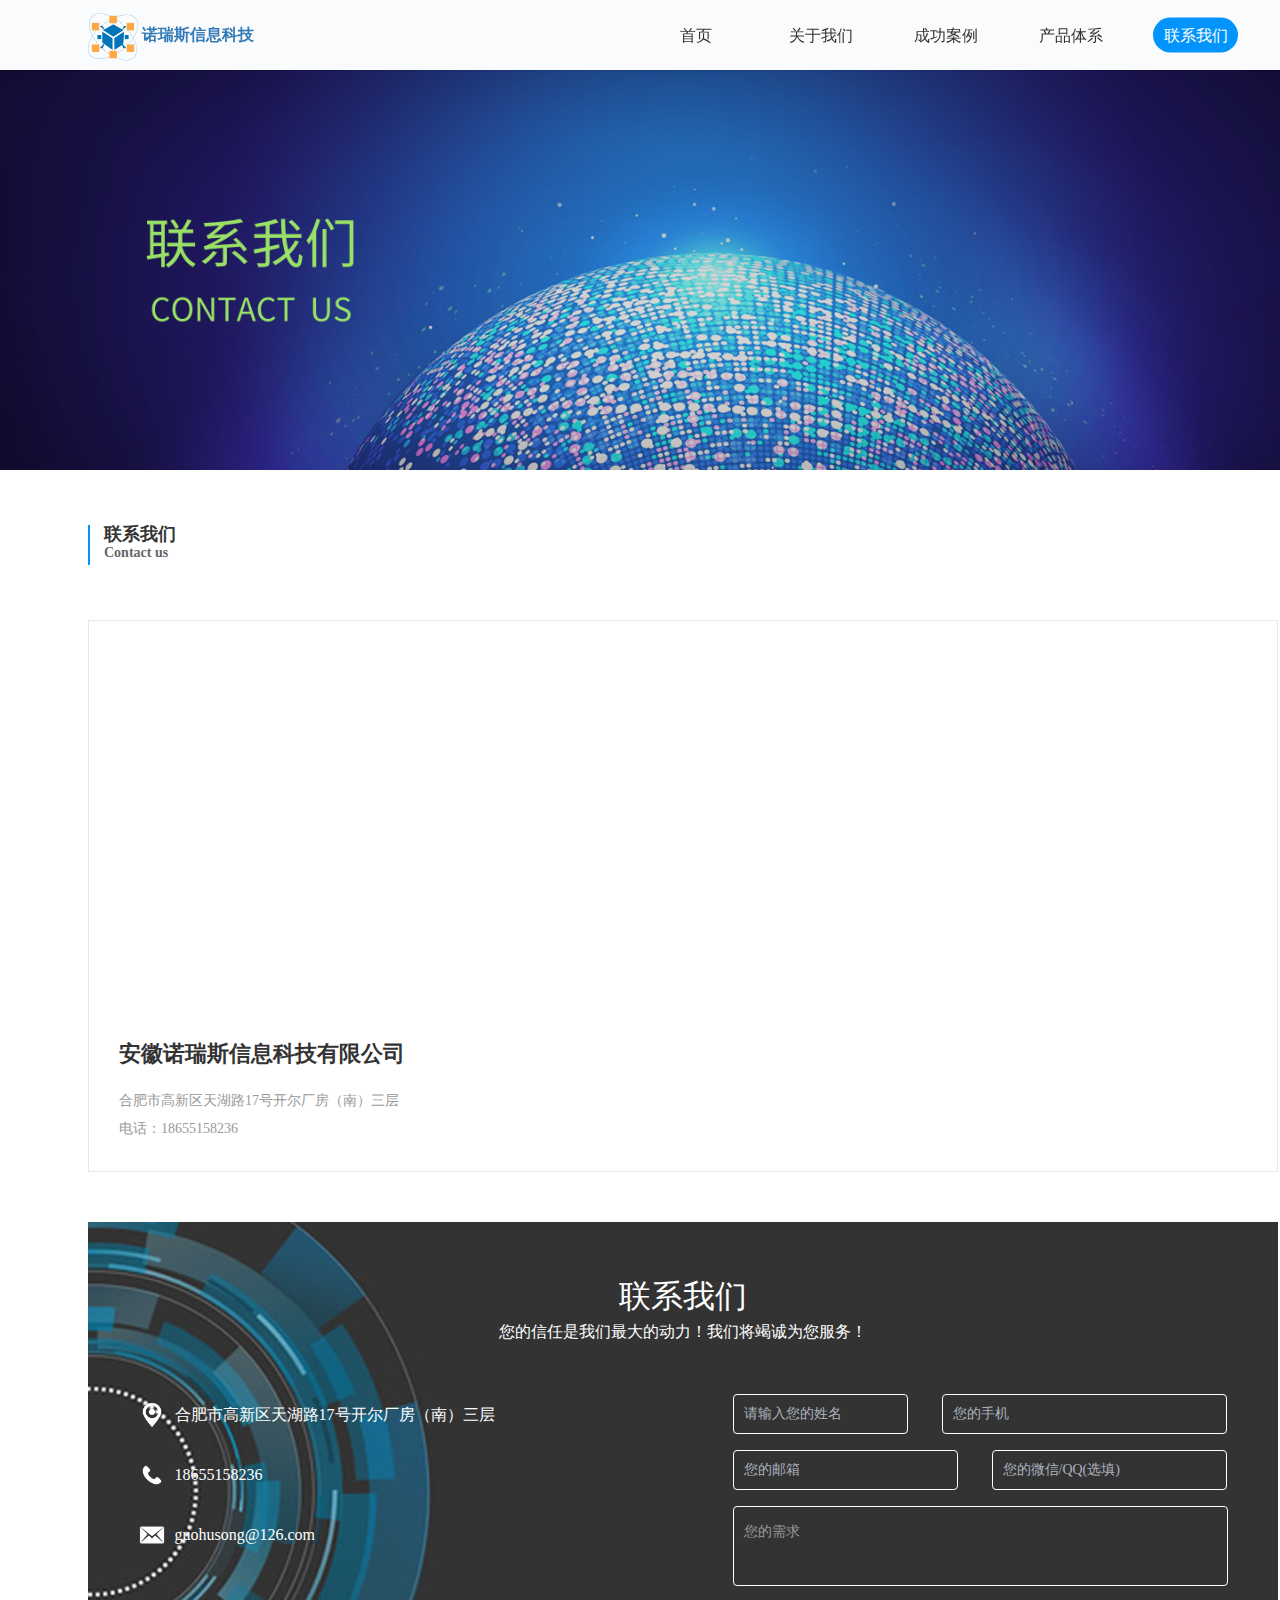
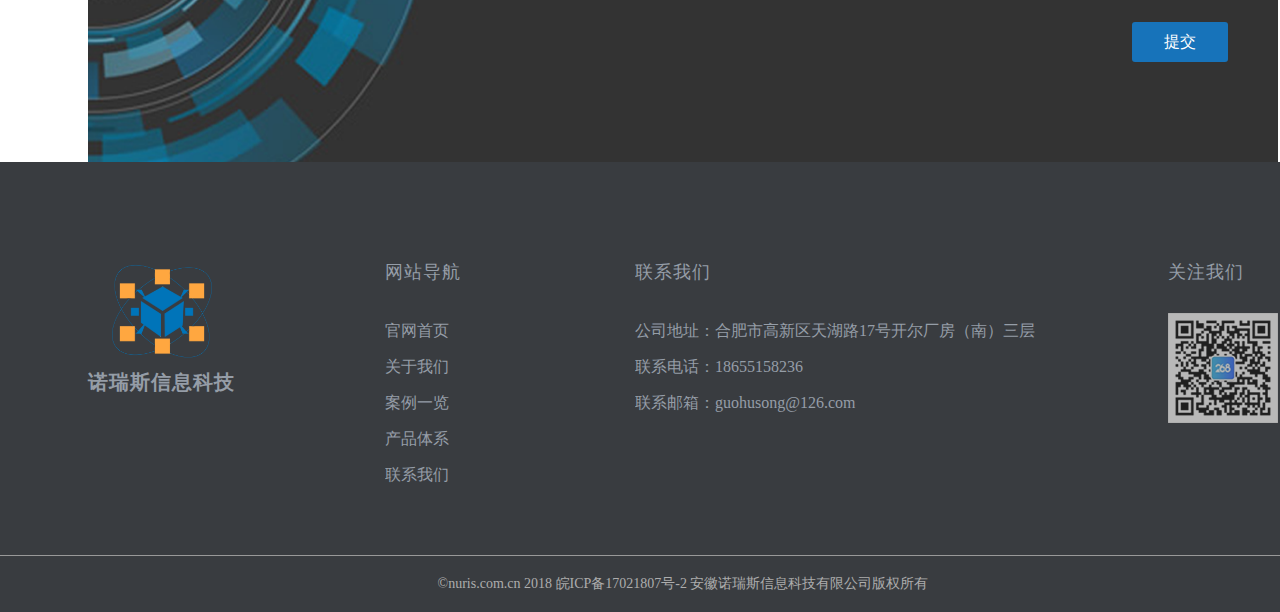
<file: contact_us.html>
<!DOCTYPE html>
<html lang="zh">

<head>
    <meta charset="UTF-8">
    <!-- <meta name="viewport" content="width=device-width, initial-scale=1.0"> -->
    <meta http-equiv="X-UA-Compatible" content="ie=edge">
    <title>诺瑞斯信息科技--联系我们</title>
    <link rel="icon" href="images/logo.png" type="image/png">
    <link rel="stylesheet" href="css/reset.css">
    <link rel="stylesheet" href="css/common.css">
    <link rel="stylesheet" href="css/swiper.min.css">
    <link rel="stylesheet" href="css/contact_us.css">
    <script src="js/jquery.js"></script>
    <script src="js/swiper.min.js"></script>
    <script src="js/common.js"></script>
    <script type="text/javascript" src="http://api.map.baidu.com/api?v=2.0&ak=IRtuipZwpSnKGqnEYqXRLdlo247Vuzzr"></script>
</head>

<body>
    <div class="top-nav">
        <div class="w nav-bar">
            <div class="logo">
                <img src="images/logo.png" alt="">
                <span class="logo_name">诺瑞斯信息科技</span>
            </div>
            <div class="r-nav">
                <ul class="web-nav clearfix">
                    <li class="nav-item">
                        <a href="index.html" class="item_link">首页</a>
                    </li>
                    <li class="nav-item">
                        <a href="about_us.html" class="item_link">关于我们</a>
                    </li>
                    <li class="nav-item">
                        <a href="case.html" class="item_link">成功案例</a>
                    </li>
                    <li class="nav-item nav-item-fw">
                        <a href="products.html" class="item_link">产品体系</a>
                        <!-- <div class="fw_menu">
                            <ul>
                                <li class="fw_item fw_item_cur"><a class="fw_item_link" href="fw_trainingInstitution.html">APP开发</a></li>
                                <li class="fw_item"><a class="fw_item_link" href="fw_smartCampus.html">网站开发</a></li>
                                <li class="fw_item"><a class="fw_item_link" href="fw_enterpriseTraining.html">微信定制</a></li>
                            </ul>
                        </div> -->
                    </li>
                    <li class="nav-item active">
                        <a href="contact_us.html" class="item_link">联系我们</a>
                    </li>
                </ul>
            </div>
        </div>
    </div>
    <div class="banner" style="background-image: url(images/banner_contact_us.png)">
        <!-- <img src="img/about_banner.jpg" alt=""> -->
    </div>
    <div class="contact_main">
        <div class="w us-title" id="contact_address">
            <h3 class="h3">联系我们</h3>
            <h4 class="h4">Contact us</h4>
        </div>
        <div class="map_box w">
            <!-- 显示地图容器 -->
            <div class="map_container" id="map_container"></div>
            <div class="txt-box">
                <h4 class="h4">安徽诺瑞斯信息科技有限公司</h4>
                <p class="txt">合肥市高新区天湖路17号开尔厂房（南）三层<br>电话：18655158236<br><br></p>
            </div>
        </div>
        <div class="contact_us_wrapper w" style="background-image:url(images/footer-bg2.png)">
            <div class="contact_us w">
                <h4 class="title">联系我们</h4>
                <p class="subtitle">您的信任是我们最大的动力！我们将竭诚为您服务！</p>
                <div class="info_box clearfix">
                    <div class="msg_box">
                        <ul class="msg_list">
                            <li class="msg">
                                <img src="images/location.png" alt="" class="icon">
                                <span class="txt">合肥市高新区天湖路17号开尔厂房（南）三层</span>
                            </li>
                            <li class="msg">
                                <img src="images/tel.png" alt="" class="icon">
                                <span class="txt">18655158236</span>
                            </li>
                            <li class="msg">
                                <img src="images/email.png" alt="" class="icon">
                                <span class="txt">guohusong@126.com</span>
                            </li>
                        </ul>
                    </div>
                    <div class="form_box">
                        <form action="" class="clearfix">
                            <div class="input_item">
                                <input type="text" placeholder="请输入您的姓名" id="nameInput">
                                <input type="text" placeholder="您的手机" id="telInput">
                            </div>
                            <div class="input_item">
                                <input type="text" placeholder="您的邮箱" id="emailInput">
                                <input type="text" placeholder="您的微信/QQ(选填)" id="wxInput">
                            </div>
                            <div class="input_item">
                                <textarea name="" placeholder="您的需求" style="resize: none;" id="msgInput"></textarea>
                            </div>
                            <a href="javascript:;" class="btn_submit">提交</a>
                        </form>
                    </div>

                </div>

            </div>
        </div>
    </div>
    <div class="footer">
        <ul class="w content clearfix">
            <li class="footer_item footer_logo">
                <img src="images/logo.png" alt="">
                <h4 class="name">诺瑞斯信息科技</h4>
            </li>
            <li class="footer_item footer_nav">
                <h3 class="title">网站导航</h3>
                <ul>
                    <li class="footer_nav_item"><a href="index.html">官网首页</a></li>
                    <li class="footer_nav_item"><a href="javascript:;">关于我们</a></li>
                    <li class="footer_nav_item"><a href="javascript:;">案例一览</a></li>
                    <li class="footer_nav_item"><a href="javascript:;">产品体系</a></li>
                    <li class="footer_nav_item"><a href="javascript:;">联系我们</a></li>
                </ul>
            </li>
            <li class="footer_item contact_us">
                <h3 class="title">联系我们</h3>
                <ul>
                    <li>公司地址：合肥市高新区天湖路17号开尔厂房（南）三层</li>
                    <li>联系电话：18655158236</li>
                    <li>联系邮箱：guohusong@126.com</li>
                </ul>
            </li>
            <li class="footer_item fllow_us">
                <h3 class="title">关注我们</h3>
                <div class="qrCode">
                    <img src="img/home_img10.png" alt="">
                </div>
            </li>
        </ul>
        <div class="w copyright">
            ©nuris.com.cn 2018 <a href="javascript:;">皖ICP备17021807号-2</a> 安徽诺瑞斯信息科技有限公司版权所有
        </div>

    </div>
    <script src="js/contact_us.js"></script>
</body>

</html>
</file>
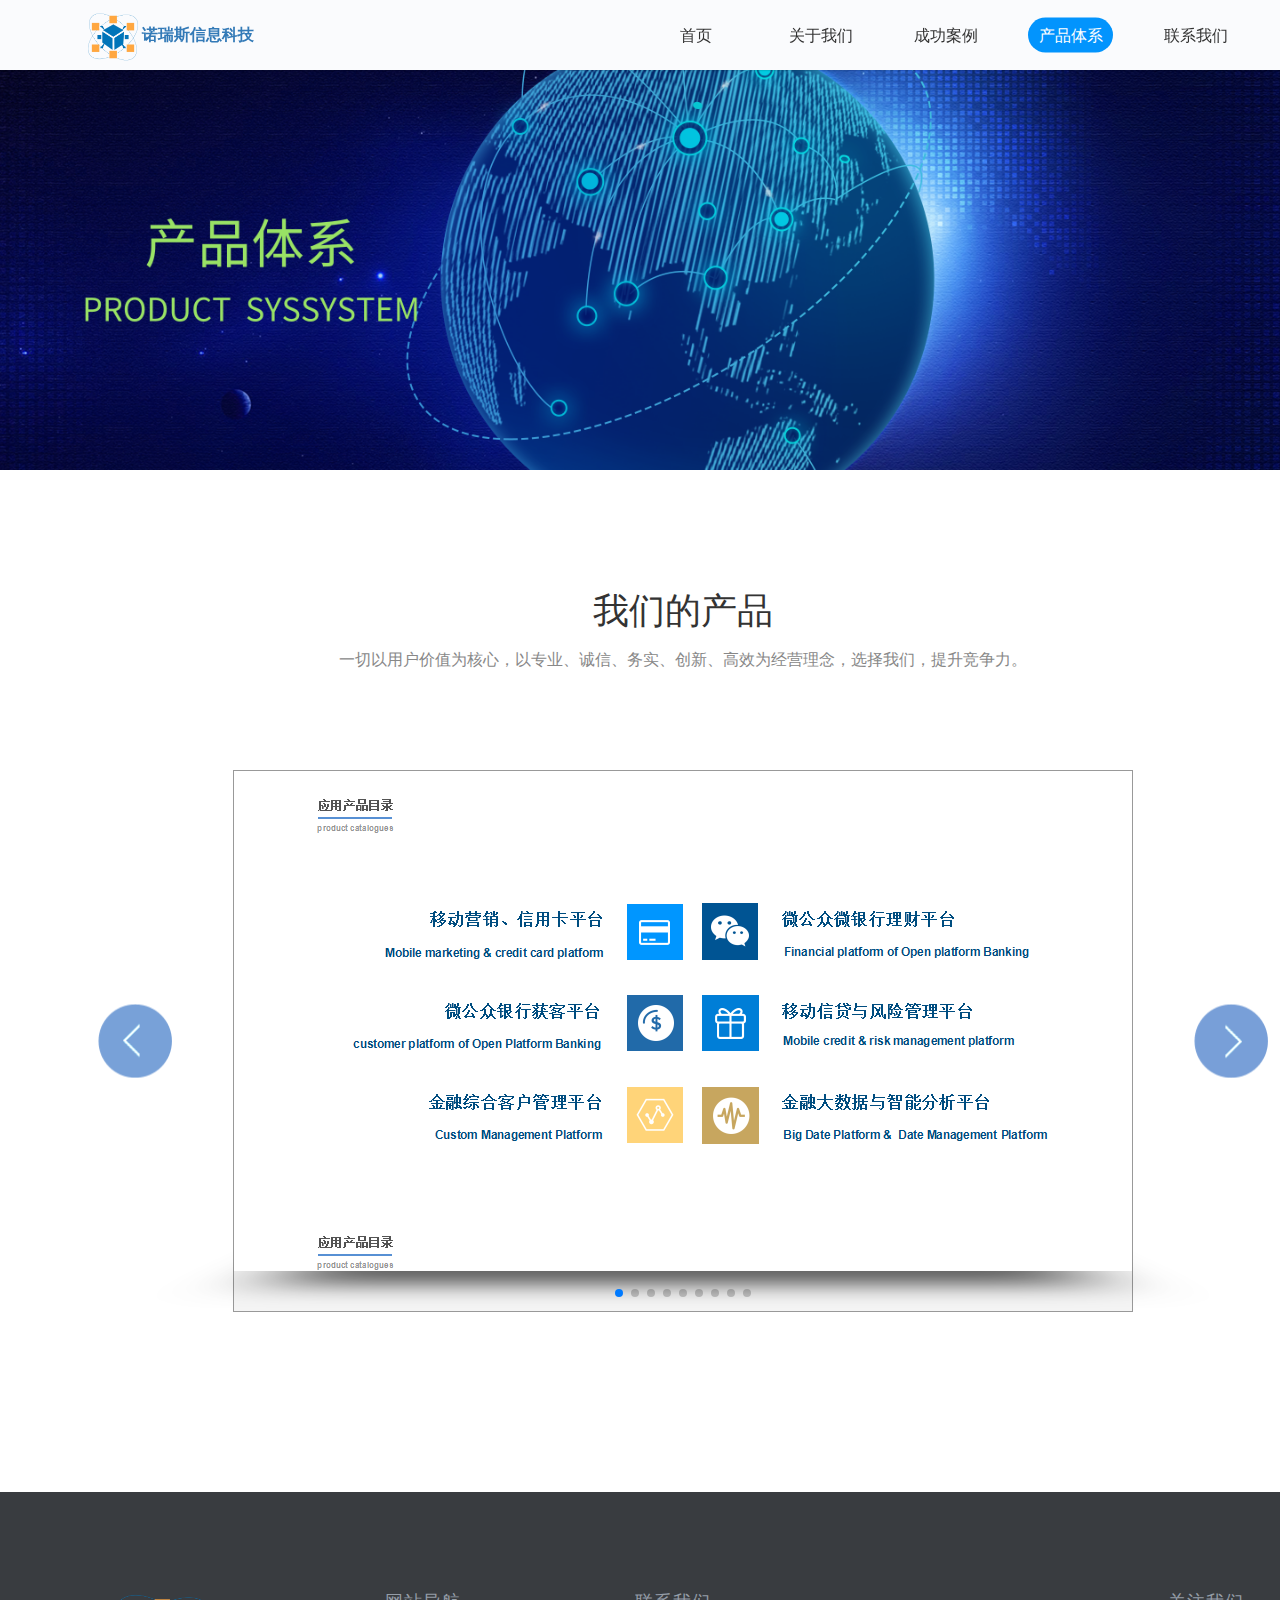
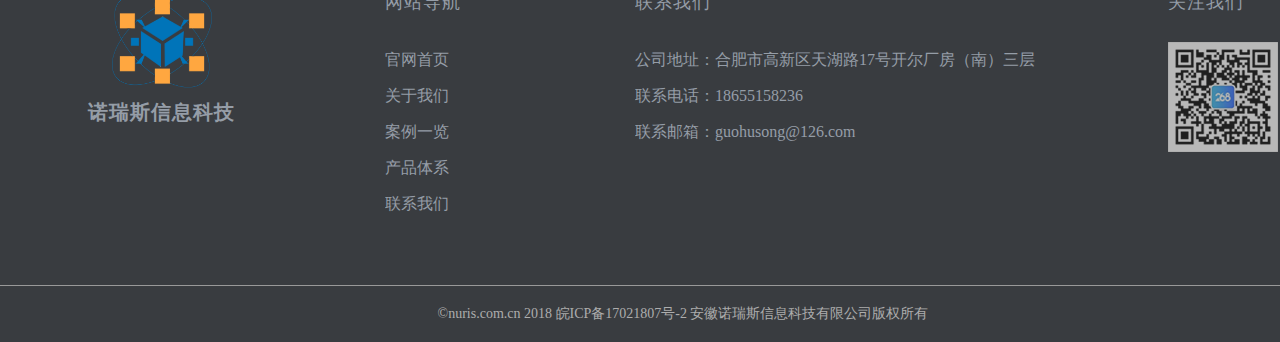
<file: products.html>
<!DOCTYPE html>
<html lang="zh">

<head>
    <meta charset="UTF-8">
    <!-- <meta name="viewport" content="width=device-width, initial-scale=1.0"> -->
    <meta http-equiv="X-UA-Compatible" content="ie=edge">
    <title>诺瑞斯信息科技--产品体系</title>
    <link rel="icon" href="images/logo.png" type="image/png">
    <link rel="stylesheet" href="css/reset.css">
    <link rel="stylesheet" href="css/common.css">
    <link rel="stylesheet" href="css/products.css">
    <link rel="stylesheet" href="css/swiper.min.css">
    <link rel="stylesheet" href="css/hover-min.css">
    <script src="js/jquery.js"></script>
    <script src="js/swiper.min.js"></script>
    <script src="js/common.js"></script>
    <script src="js/case.js"></script>
</head>

<body>
    <div class="top-nav">
        <div class="w nav-bar">
            <div class="logo">
                <img src="images/logo.png" alt="">
                <span class="logo_name">诺瑞斯信息科技</span>
            </div>
            <div class="r-nav">
                <ul class="web-nav clearfix">
                    <li class="nav-item">
                        <a href="index.html" class="item_link">首页</a>
                    </li>
                    <li class="nav-item">
                        <a href="about_us.html" class="item_link">关于我们</a>
                    </li>
                    <li class="nav-item">
                        <a href="case.html" class="item_link">成功案例</a>
                    </li>
                    <li class="nav-item nav-item-fw active">
                        <a href="products.html" class="item_link">产品体系</a>
                        <!-- <div class="fw_menu">
                            <ul>
                                <li class="fw_item fw_item_cur"><a class="fw_item_link" href="fw_trainingInstitution.html">APP开发</a></li>
                                <li class="fw_item"><a class="fw_item_link" href="fw_smartCampus.html">网站开发</a></li>
                                <li class="fw_item"><a class="fw_item_link" href="fw_enterpriseTraining.html">微信定制</a></li>
                            </ul>
                        </div> -->
                    </li>
                    <li class="nav-item">
                        <a href="contact_us.html" class="item_link">联系我们</a>
                    </li>
                </ul>
            </div>
        </div>
    </div>
    <div class="banner" style="background-image: url(images/banner_products.png)">
        <!-- <img src="img/about_banner.jpg" alt=""> -->
    </div>
    <div class="w products-main">
        <h3 class="title">
            我们的产品
        </h3>
        <p class="subtitle">
            一切以用户价值为核心，以专业、诚信、务实、创新、高效为经营理念，选择我们，提升竞争力。
        </p>
        <div class="products_swiper">
            <div class="swiper-container" id="productSwiper">
                <div class="swiper-wrapper">
                    <div class="swiper-slide">
                        <div class="slide">
                            <a href="javascript:;" style="background-image:url(images/cpmu.png)">
                                <!-- <img src="images/loginbg.jpg" alt=""> -->
                            </a>
                        </div>
                    </div>
                    <div class="swiper-slide">
                        <div class="slide">
                            <a href="javascript:;" style="background-image:url(images/wei.png)">
                                <!-- <img src="images/loginbg.jpg" alt=""> -->
                            </a>
                        </div>
                    </div>
                    <div class="swiper-slide">
                        <div class="slide">
                            <a href="javascript:;" style="background-image:url(images/wxhk.png)">
                                <!-- <img src="images/loginbg.jpg" alt=""> -->
                            </a>
                        </div>
                    </div>
                    <div class="swiper-slide">
                        <div class="slide">
                            <a href="javascript:;" style="background-image:url(images/xdfx.png)">
                                <!-- <img src="images/loginbg.jpg" alt=""> -->
                            </a>
                        </div>
                    </div>
                    <div class="swiper-slide">
                        <div class="slide">
                            <a href="javascript:;" style="background-image:url(images/dszn.png)">
                                <!-- <img src="images/loginbg.jpg" alt=""> -->
                            </a>
                        </div>
                    </div>
                    <div class="swiper-slide">
                        <div class="slide">
                            <a href="javascript:;" style="background-image:url(images/bgmh.png)">
                                <!-- <img src="images/loginbg.jpg" alt=""> -->
                            </a>
                        </div>
                    </div>
                    <div class="swiper-slide">
                        <div class="slide">
                            <a href="javascript:;" style="background-image:url(images/yhxw.png)">
                                <!-- <img src="images/loginbg.jpg" alt=""> -->
                            </a>
                        </div>
                    </div>
                    <div class="swiper-slide">
                        <div class="slide">
                            <a href="javascript:;" style="background-image:url(images/jxkh.png)">
                                <!-- <img src="images/loginbg.jpg" alt=""> -->
                            </a>
                        </div>
                    </div>
                    <div class="swiper-slide">
                        <div class="slide">
                            <a href="javascript:;" style="background-image:url(images/end.png)">
                                <!-- <img src="images/loginbg.jpg" alt=""> -->
                            </a>
                        </div>
                    </div>
                </div>
                <!-- 如果需要分页器 -->
                <div class="swiper-pagination"></div>
            </div>
            <!-- Add Arrows -->
            <div class="swiper-button-next" style="background-image:url(images/hover_right.png)"></div>
            <div class="swiper-button-prev" style="background-image:url(images/hover_left.png)"></div>
        </div>

    </div>
    <div class="footer">
        <ul class="w content clearfix">
            <li class="footer_item footer_logo">
                <img src="images/logo.png" alt="">
                <h4 class="name">诺瑞斯信息科技</h4>
            </li>
            <li class="footer_item footer_nav">
                <h3 class="title">网站导航</h3>
                <ul>
                    <li class="footer_nav_item"><a href="index.html">官网首页</a></li>
                    <li class="footer_nav_item"><a href="javascript:;">关于我们</a></li>
                    <li class="footer_nav_item"><a href="javascript:;">案例一览</a></li>
                    <li class="footer_nav_item"><a href="javascript:;">产品体系</a></li>
                    <li class="footer_nav_item"><a href="javascript:;">联系我们</a></li>
                </ul>
            </li>
            <li class="footer_item contact_us">
                <h3 class="title">联系我们</h3>
                <ul>
                    <li>公司地址：合肥市高新区天湖路17号开尔厂房（南）三层</li>
                    <li>联系电话：18655158236</li>
                    <li>联系邮箱：guohusong@126.com</li>
                </ul>
            </li>
            <li class="footer_item fllow_us">
                <h3 class="title">关注我们</h3>
                <div class="qrCode">
                    <img src="img/home_img10.png" alt="">
                </div>
            </li>
        </ul>
        <div class="w copyright">
            ©nuris.com.cn 2018 <a href="javascript:;">皖ICP备17021807号-2</a> 安徽诺瑞斯信息科技有限公司版权所有
        </div>

    </div>
    <script>
        $(function () {
            //初始化产品 swipper
            var productSwiper = new Swiper('#productSwiper', {
                loop: true, // 循环模式选项
                effect : 'cube',
                // 如果需要分页器
                pagination: {
                    el: '.swiper-pagination',
                    clickable: true,
                },
                autoplay: {
                    delay: 3000,
                    disableOnInteraction: false, //设置为false，用户操作swiper之后自动切换不会停止，每次都会重新启动autoplay。
                },

                // 如果需要前进后退按钮
                navigation: {
                    nextEl: '.swiper-button-next',
                    prevEl: '.swiper-button-prev',
                },
            });
        })
    </script>
</body>

</html>
</file>
<file: css/common.css>
/*头部导航条、banner轮播及footer公共样式*/
* {
  box-sizing: border-box;
}
.w {
  /*版心宽度1190*/
  width: 1190px;
  margin: 0 auto;
}
img {
  vertical-align: middle;
}
a {
  color: #333 !important;
}
html {
  overflow-y: scroll;
  overflow-x: hidden;
}
body {
  font-family: PingFang-SC-Regular;
  font-size: 14px;
  padding-top: 70px;
  min-width: 1366px;
  width: 100%;
}
input,
textarea {
  border: none;
  outline: none;
}
/*清除浮动*/
.clearfix:after {
  content: "";
  display: block;
  height: 0;
  clear: both;
  visibility: hidden;
}
/* IE6、7 专有 */
.clearfix {
  *zoom: 1;
}
.top-nav {
  position: fixed;
  top: 0;
  left: 0;
  min-width: 1366px;
  width: 100%;
  height: 70px;
  line-height: 70px;
  background-color: #fafbfd;
  box-shadow: 0px 0px 2px 0 rgba(0, 0, 0, 0.3);
  z-index: 999;
}
.top-nav .nav-bar {
  height: 100%;
}
.top-nav .nav-bar .logo {
  float: left;
}
.top-nav .nav-bar .logo > img {
  width: 50px;
  height: 50px;
}
.top-nav .nav-bar .logo .logo_name {
  font-size: 16px;
  font-weight: bold;
  color: #337ab7;
}
.top-nav .nav-bar .r-nav {
  float: right;
}
.top-nav .nav-bar .r-nav .nav-item {
  float: left;
  position: relative;
  margin-right: 40px;
  width: 85px;
  height: 70px;
}
.top-nav .nav-bar .r-nav .nav-item .item_link {
  position: absolute;
  top: 50%;
  left: 0;
  width: 100%;
  transform: translateY(-50%);
  display: block;
  height: 35px;
  line-height: 35px;
  font-size: 16px;
  text-align: center;
  color: #333;
}
.top-nav .nav-bar .r-nav .nav-item .fw_menu {
  display: none;
  position: absolute;
  bottom: 0;
  left: 50%;
  transform: translate(-50%, 100%);
  padding: 10px 0;
  background-color: #fff;
  border-radius: 0px 0px 70px 70px;
  overflow: hidden;
  z-index: 1000;
}
.top-nav .nav-bar .r-nav .nav-item .fw_menu .fw_item {
  width: 140px;
  text-align: center;
}
.top-nav .nav-bar .r-nav .nav-item .fw_menu .fw_item > a {
  display: block;
  height: 60px;
  line-height: 60px;
  font-size: 18px;
}
.top-nav .nav-bar .r-nav .nav-item .fw_menu:nth-child(1) {
  margin-top: 0;
}
.top-nav .nav-bar .r-nav .nav-item .fw_item_cur .fw_item_link {
  color: #0294FD!important;
}
.top-nav .nav-bar .r-nav .active .item_link {
  background-color: #0294FD;
  border-radius: 18px;
  color: #fff!important;
}
.banner_swiper .swiper-container .swiper-slide {
  text-align: center;
}
.banner_swiper .swiper-container .swiper-slide .slide {
  position: relative;
}
.banner_swiper .swiper-container .swiper-slide .slide > a {
  display: block;
  height: 500px;
  background-position: center;
  background-size: cover;
  background-repeat: no-repeat;
}
.banner_swiper .swiper-container .swiper-pagination .swiper-pagination-bullet {
  width: 80px;
  height: 6px;
  background-color: #ffffff;
  border-radius: 3px;
  opacity: 0.38;
}
.banner_swiper .swiper-container .swiper-pagination .swiper-pagination-bullet-active {
  background-color: #f7faff;
  opacity: 1;
}
.banner_swiper .swiper-container .swiper-button-next,
.banner_swiper .swiper-container .swiper-button-prev {
  display: none;
  width: 60px;
  height: 80px;
  background-color: rgba(255, 255, 255, 0.4);
}
.banner_swiper .swiper-container .swiper-button-next {
  right: 0;
  background: url("../img/icon_arr.png") no-repeat;
  background-position-x: -60px;
  background-size: cover;
}
.banner_swiper .swiper-container .swiper-button-prev {
  left: 0;
  background: url("../img/icon_arr.png") no-repeat;
  background-size: cover;
}
.banner {
  height: 400px;
  background-position: center;
  background-size: cover;
  background-repeat: no-repeat;
}
.footer {
  position: relative;
  height: 450px;
  padding-top: 100px;
  background-color: #393c40;
}
.footer .content .footer_item {
  float: left;
}
.footer .content .footer_item .title {
  margin-bottom: 30px;
  font-family: PingFang-SC-Medium;
  font-size: 18px;
  font-weight: normal;
  letter-spacing: 1px;
  color: #959da7;
}
.footer .content .footer_logo {
  margin-right: 150px;
  text-align: center;
}
.footer .content .footer_logo > img {
  width: 100px;
  height: auto;
}
.footer .content .footer_logo .name {
  margin-top: 10px;
  font-size: 20px;
  font-weight: bold;
  letter-spacing: 1px;
  color: #959da7;
}
.footer .content .footer_nav {
  width: 150px;
  margin-right: 100px;
  overflow: hidden;
}
.footer .content .footer_nav .footer_nav_item a {
  font-family: PingFang-SC-Medium;
  font-size: 16px;
  line-height: 36px;
  letter-spacing: 0px;
  color: #959da7!important;
  overflow: hidden;
  text-overflow: ellipsis;
  white-space: nowrap;
}
.footer .content .contact_us {
  width: 450px;
  overflow: hidden;
}
.footer .content .contact_us ul li {
  font-family: PingFang-SC-Medium;
  font-size: 16px;
  font-weight: normal;
  line-height: 36px;
  letter-spacing: 0px;
  color: #959da7!important;
  overflow: hidden;
  text-overflow: ellipsis;
  white-space: nowrap;
}
.footer .content .fllow_us {
  float: right;
}
.footer .content .fllow_us .qrCode {
  display: inline-block;
  background-color: #4f4f4f;
}
.footer .content .fllow_us .qrCode img {
  opacity: .6;
}
.footer .content .fllow_us .qrCode img:hover {
  opacity: .9;
}
.footer .copyright {
  position: absolute;
  bottom: 0;
  left: 0;
  width: 100%;
  margin-top: 20px;
  padding: 20px 0;
  text-align: center;
  color: #adadad;
  border-top: 1px solid #999;
}
.footer .copyright > a {
  color: #adadad!important;
}
</file>
<file: css/index.css>
/*首页 样式*/
.index_main .column_wrapper .column {
  padding: 100px 0 100px;
}
.index_main .column_wrapper .column .column_title {
  font-family: PingFang-SC-Medium;
  font-size: 36px;
  line-height: 1em;
  font-weight: normal;
  letter-spacing: 0px;
  color: #333333;
  text-align: center;
}
.index_main .column_wrapper .column .column_subtitle {
  margin-top: 20px;
  font-size: 24px;
  line-height: 1em;
  font-weight: normal;
  font-stretch: normal;
  letter-spacing: 0px;
  color: #999999;
  text-align: center;
}
.index_main .column_wrapper .column_service .service_swiper {
  margin-top: 40px;
  padding: 40px 0;
}
.index_main .column_wrapper .column_service .service_swiper .swiper-slide .left-pic {
  float: left;
  position: absolute;
  top: 50%;
  left: 0;
  transform: translateY(-50%);
}
.index_main .column_wrapper .column_service .service_swiper .swiper-slide .right-desc {
  float: right;
  width: 600px;
}
.index_main .column_wrapper .column_service .service_swiper .swiper-slide .right-desc .service-name {
  font-size: 28px;
  font-weight: normal;
  line-height: 30px;
  letter-spacing: 3px;
  color: #333333;
}
.index_main .column_wrapper .column_service .service_swiper .swiper-slide .right-desc .service-desc {
  margin-top: 30px;
  font-size: 18px;
  height: 90px;
  line-height: 30px;
  letter-spacing: 2px;
  color: #999999;
  overflow: hidden;
  text-overflow: ellipsis;
  display: -webkit-box;
  -webkit-line-clamp: 3;
  -webkit-box-orient: vertical;
}
.index_main .column_wrapper .column_service .service_swiper .swiper-slide .right-desc .more-btn {
  margin-top: 40px;
  width: 120px;
  height: 30px;
  line-height: 30px;
  color: #fff;
  text-align: center;
  background-color: #0294FD;
  border-radius: 15px;
}
.index_main .column_wrapper .column_service .service_swiper .swiper-slide .right-desc .more-btn span {
  margin-right: 5px;
  vertical-align: middle;
}
.index_main .column_wrapper .column_service .service_swiper .swiper-slide .right-desc .more-btn img {
  vertical-align: middle;
}
.index_main .column_wrapper .column_service .service_swiper .service_swiper_pagination {
  position: absolute;
  top: 40px;
  left: auto;
  right: 0;
  width: 80px;
}
.index_main .column_wrapper .column_service .service_swiper .service_swiper_pagination .swiper-pagination-bullet {
  background-color: #333;
}
.index_main .column_wrapper .column_service .service_swiper .service_swiper_pagination .swiper-pagination-bullet-active {
  background-color: #fff;
  border: solid 1px #0294FD;
}
.index_main .column_wrapper .column_service .service_swiper .swiper-button-next,
.index_main .column_wrapper .column_service .service_swiper .swiper-button-prev {
  display: none;
}
.index_main .column_wrapper .column_platform .platform-list {
  margin-top: 80px;
}
.index_main .column_wrapper .column_platform .platform-list .platform {
  float: left;
  margin-right: 49px;
  width: 364px;
  text-align: center;
}
.index_main .column_wrapper .column_platform .platform-list .platform .platform-icon {
  text-align: center;
  width: 90px;
  height: auto;
  opacity: .6;
  transition: all .6s;
}
.index_main .column_wrapper .column_platform .platform-list .platform .platform-icon:hover {
  opacity: 1;
}
.index_main .column_wrapper .column_platform .platform-list .platform .platform-name {
  margin-top: 20px;
  font-size: 28px;
  font-weight: normal;
  font-stretch: normal;
  line-height: 30px;
  letter-spacing: 3px;
  color: #333333;
}
.index_main .column_wrapper .column_platform .platform-list .platform .platform-intro {
  margin-top: 20px;
  font-size: 18px;
  font-weight: normal;
  font-stretch: normal;
  line-height: 30px;
  letter-spacing: 2px;
  color: #999999;
  text-align: center;
}
.index_main .column_wrapper .column_platform .platform-list .platform:nth-child(3) {
  margin-right: 0;
}
.index_main .column_wrapper .column_advantage .advantage-list {
  margin-top: 60px;
  padding: 0 35px;
}
.index_main .column_wrapper .column_advantage .advantage-list .advantage {
  position: relative;
  float: left;
  width: 320px;
  height: 250px;
  text-align: center;
  border-radius: 5px;
  border: 1px solid #fff;
  box-shadow: 0 0 5px rgba(0, 0, 0, 0.15);
  overflow: hidden;
}
.index_main .column_wrapper .column_advantage .advantage-list .advantage:hover .advantage-details {
  height: 100%;
}
.index_main .column_wrapper .column_advantage .advantage-list .advantage .advantage-desc {
  position: absolute;
  top: 50%;
  left: 0;
  width: 100%;
  transform: translateY(-50%);
  text-align: center;
}
.index_main .column_wrapper .column_advantage .advantage-list .advantage .advantage-desc > img {
  width: 80px;
  height: auto;
}
.index_main .column_wrapper .column_advantage .advantage-list .advantage .advantage-desc .advantage-name {
  margin-top: 20px;
  font-family: PingFang-SC-Medium;
  font-size: 24px;
  font-weight: normal;
  letter-spacing: 0px;
  color: #333333;
}
.index_main .column_wrapper .column_advantage .advantage-list .advantage .advantage-details {
  position: absolute;
  bottom: 0;
  left: 0;
  width: 100%;
  height: 0;
  color: #fff;
  text-align: center;
  background-color: #0294FD;
  transition: all .3s;
}
.index_main .column_wrapper .column_advantage .advantage-list .advantage .advantage-details .details-txt {
  position: absolute;
  top: 50%;
  left: 0;
  width: 100%;
  padding: 0 40px;
  transform: translateY(-50%);
  font-family: PingFang-SC-Medium;
  font-size: 18px;
  font-weight: normal;
  line-height: 30px;
  letter-spacing: 0px;
  color: #ffffff;
  overflow: hidden;
  text-overflow: ellipsis;
  display: -webkit-box;
  -webkit-line-clamp: 4;
  -webkit-box-orient: vertical;
}
.index_main .column_wrapper .column_advantage .advantage-list .m_r {
  margin-right: 80px;
}
.index_main .column_wrapper .column_advantage .advantage-list .m_t {
  margin-top: 30px;
}
.index_main .column_wrapper .column_case .case-list {
  margin-top: 70px;
}
.index_main .column_wrapper .column_case .case-list .case {
  position: relative;
  float: left;
  width: 380px;
  background-color: #4f4f4f;
  border-radius: 15px;
  overflow: hidden;
}
.index_main .column_wrapper .column_case .case-list .case:hover > img {
  opacity: .4;
}
.index_main .column_wrapper .column_case .case-list .case:hover .case-name {
  opacity: 1;
  top: 50%;
  left: 50%;
  transform: translate(-50%, -50%);
}
.index_main .column_wrapper .column_case .case-list .case > img {
  width: 100%;
  height: 270px;
  opacity: .8;
  transition: all .6s;
}
.index_main .column_wrapper .column_case .case-list .case .case-name {
  position: absolute;
  top: 100%;
  left: 0;
  width: 100%;
  opacity: 0;
  transition: all .6s;
}
.index_main .column_wrapper .column_case .case-list .case .case-name .name {
  padding: 0 16px;
  font-size: 36px;
  font-weight: normal;
  font-stretch: normal;
  letter-spacing: 0px;
  color: #ffffff;
  text-align: center;
}
.index_main .column_wrapper .column_case .case-list .case .case-name .subtitle {
  margin-top: 10px;
  font-size: 18px;
  line-height: 1em;
  text-align: center;
  color: #fff;
}
.index_main .column_wrapper .column_case .case-list .case .case-name .more-btn {
  width: 100px;
  margin: 20px auto 0;
  padding: 0 10px;
  height: 30px;
  line-height: 30px;
  color: #fff;
  background-color: #0ddc7c;
  border-radius: 15px;
  text-align: right;
  cursor: pointer;
}
.index_main .column_wrapper .column_case .case-list .m_r {
  margin-right: 25px;
}
.index_main .column_wrapper .column_case .case-list .m_t {
  margin-top: 25px;
}
.index_main .shallow-bg {
  background-color: #f9f9f9;
}
.index_main .banner_2 {
  position: relative;
  height: 220px;
  background-repeat: no-repeat;
  background-position: center;
  background-size: cover;
}
.index_main .banner_2 .banner_2_txt {
  position: absolute;
  top: 50%;
  left: 50%;
  transform: translate(-50%, -50%);
}
.index_main .banner_2 .banner_2_txt li {
  float: left;
  width: 33.33%;
  font-family: PingFang-SC-Medium;
  font-size: 28px;
  font-weight: normal;
  letter-spacing: 0px;
  color: #ffffff;
  text-align: center;
}
.index_main .banner_2 .banner_2_txt li .count {
  font-size: 36px;
  font-weight: normal;
  margin-bottom: 20px;
}
.index_main .company {
  position: relative;
  height: 660px;
  text-align: center;
}
.index_main .company .company-intro {
  position: absolute;
  top: 102px;
  left: 50%;
  transform: translateX(-50%);
  width: 1000px;
  padding: 40px 0;
}
.index_main .company .company-intro .company-name {
  position: relative;
  font-family: PingFang-SC-Bold;
  font-size: 28px;
  font-weight: normal;
  font-stretch: normal;
  letter-spacing: 0px;
  color: #ffffff;
  text-align: center;
}
.index_main .company .company-intro .company-name::after {
  position: absolute;
  content: "";
  bottom: -10px;
  left: 50%;
  transform: translateX(-50%);
  width: 40px;
  height: 4px;
  background-color: #ffffff;
}
.index_main .company .company-intro .company-details {
  margin-top: 40px;
  height: 120px;
  padding: 0 70px;
  font-family: PingFang-SC-Bold;
  font-size: 18px;
  font-weight: normal;
  font-stretch: normal;
  line-height: 30px;
  letter-spacing: 0px;
  color: #ffffff;
  text-align: center;
  overflow: hidden;
  text-overflow: ellipsis;
  display: -webkit-box;
  -webkit-line-clamp: 4;
  -webkit-box-orient: vertical;
}
.index_main .company .company-intro .more-btn {
  width: 100px;
  margin: 30px auto 0;
  padding: 0 10px;
  height: 30px;
  line-height: 30px;
  background-color: #ffffff;
  border-radius: 15px;
  text-align: right;
}
.index_main .company .anli-list {
  position: absolute;
  bottom: 100px;
  left: 50%;
  transform: translateX(-50%);
}
.index_main .company .anli-list .anli {
  float: left;
  width: 170px;
  margin-right: 85px;
}
.index_main .company .anli-list .anli:nth-child(5) {
  margin-right: 0;
}
</file>
<file: css/case.css>
/*案例页样式*/
.case_banner {
  text-align: center;
}
.case-main {
  padding: 120px 0 140px;
}
.case-main .title {
  font-family: 'Raleway', sans-serif;
  font-size: 36px;
  font-weight: normal;
  font-stretch: normal;
  letter-spacing: 0px;
  color: #333;
  text-align: center;
}
.case-main .tab-hd {
  margin: 60px auto 0;
  width: 610px;
}
.case-main .tab-hd .tab {
  float: left;
  width: 150px;
  height: 40px;
  line-height: 40px;
  text-align: center;
  font-family: PingFang-SC-Medium;
  font-size: 22px;
  font-weight: normal;
  font-stretch: normal;
  letter-spacing: 0px;
  color: #333;
  margin-right: 80px;
  border-radius: 20px;
  background-color: #f3f3f3;
  cursor: pointer;
}
.case-main .tab-hd .tab:nth-child(3) {
  margin-right: 0;
}
.case-main .tab-hd .tab-cur {
  color: #fffefe;
  background-color: #0294FD;
}
.case-main .tab-bd {
  margin-top: 40px;
}
.case-main .tab-bd #caseSwiper {
  padding: 10px;
}
.case-main .tab-bd .case-list .case {
  float: left;
  width: 380px;
  box-shadow: 0 0 10px rgba(0, 0, 0, 0.15);
  border: 1px solid #e6e6e6;
  overflow: hidden;
  cursor: pointer;
  transition: all .6s;
}
.case-main .tab-bd .case-list .case .case-pic {
  position: relative;
  width: 100%;
  overflow: hidden;
}
.case-main .tab-bd .case-list .case .case-pic > img {
  width: 100%;
  height: 280px;
}
.case-main .tab-bd .case-list .case .case-pic .case-bg {
  position: absolute;
  top: 50%;
  left: 50%;
  transform: translate(-50%, -50%);
  width: 0;
  height: 100%;
  background-color: rgba(0, 0, 0, 0.5);
  transition: all .6s;
}
.case-main .tab-bd .case-list .case .case-pic .case-bg .search-icon {
  position: absolute;
  top: 0;
  left: 50%;
  display: block;
  width: 200px;
  height: 200px;
  transform: translate(-50%, -100%);
  background-position: center;
  background-size: cover;
  background-repeat: no-repeat;
  transition: all .6s;
}
.case-main .tab-bd .case-list .case:hover {
  border: 1px solid #3cc7f8;
}
.case-main .tab-bd .case-list .case:hover .case-bg {
  width: 100%;
}
.case-main .tab-bd .case-list .case:hover .case-bg .search-icon {
  top: 50%;
  left: 50%;
  transform: translate(-50%, -50%) scale(0.5);
}
.case-main .tab-bd .case-list .case:hover .go-look {
  opacity: 1!important;
}
.case-main .tab-bd .case-list .case .desc {
  padding: 0 20px;
  height: 80px;
  line-height: 80px;
}
.case-main .tab-bd .case-list .case .desc .case-name {
  float: left;
  width: 200px;
  font-family: PingFang-SC-Medium;
  font-size: 28px;
  font-weight: normal;
  font-stretch: normal;
  letter-spacing: 0px;
  color: #333;
  overflow: hidden;
  text-overflow: ellipsis;
  white-space: nowrap;
}
.case-main .tab-bd .case-list .case .desc .go-look {
  float: right;
  opacity: 0;
  margin-top: 20px;
  width: 120px;
  height: 40px;
  line-height: 40px;
  background-color: #0ddc7c;
  border-radius: 20px;
  text-align: center;
  cursor: pointer;
  transition: all 1s;
}
.case-main .tab-bd .case-list .case .desc .go-look .txt {
  margin-right: 5px;
  font-size: 18px;
  font-weight: normal;
  font-stretch: normal;
  letter-spacing: 0px;
  color: #fffefe;
}
.case-main .tab-bd .case-list .case .desc .go-look img {
  vertical-align: baseline;
}
.case-main .tab-bd .case-list .m-r {
  margin-right: 15px;
}
.case-main .tab-bd .case-list .m-t {
  margin-top: 15px;
}
.case-main .tab-bd .case-list-cur {
  display: block;
}
</file>
<file: css/contact_us.css>
/* ************************************* */
/* 联系我们 */
.contact_main .us-title {
  position: relative;
  height: 150px;
  padding: 54px 16px;
}
.contact_main .us-title::after {
  content: "";
  display: block;
  width: 2px;
  height: 40px;
  position: absolute;
  left: 0;
  top: 55px;
  background-color: #0294FD;
}
.contact_main .us-title .h3 {
  font-size: 18px;
  font-weight: bold;
  color: #333;
}
.contact_main .us-title .h4 {
  font-size: 14px;
  color: #666;
}
.contact_main .map_box {
  border: 1px solid #e6e6e6;
  margin-bottom: 50px;
}
.contact_main .map_box .map_container {
  height: 400px;
}
.contact_main .map_box .txt-box {
  padding: 0 30px;
}
.contact_main .map_box .txt-box .h4 {
  font-size: 22px;
  color: #333;
  line-height: 3em;
}
.contact_main .map_box .txt-box .txt {
  font-size: 14px;
  color: #999;
  line-height: 2em;
}
.contact_main .contact_us_wrapper {
  height: 540px;
  background-position: center;
  background-size: cover;
  background-repeat: no-repeat;
}
.contact_main .contact_us_wrapper .title {
  text-align: center;
  padding-top: 50px;
  font-size: 32px;
  font-weight: normal;
  line-height: 1.5em;
  color: #fff;
}
.contact_main .contact_us_wrapper .subtitle {
  text-align: center;
  font-size: 16px;
  line-height: 1.5em;
  color: #fff;
}
.contact_main .contact_us_wrapper .info_box {
  padding-top: 50px;
}
.contact_main .contact_us_wrapper .info_box .msg_box {
  float: left;
  width: 50%;
}
.contact_main .contact_us_wrapper .info_box .msg_box .msg_list {
  padding: 0 50px;
}
.contact_main .contact_us_wrapper .info_box .msg_box .msg_list .msg {
  height: 40px;
  line-height: 40px;
  margin-bottom: 20px;
}
.contact_main .contact_us_wrapper .info_box .msg_box .msg_list .msg > .icon {
  margin-right: 5px;
  width: 28px;
  height: auto;
  vertical-align: middle;
}
.contact_main .contact_us_wrapper .info_box .msg_box .msg_list .msg > .txt {
  font-size: 16px;
  color: #fff;
  vertical-align: middle;
}
.contact_main .contact_us_wrapper .info_box .form_box {
  float: left;
  width: 50%;
  padding: 0 50px;
}
.contact_main .contact_us_wrapper .info_box .form_box .input_item {
  margin-bottom: 16px;
}
.contact_main .contact_us_wrapper .info_box .form_box .input_item:last-of-type {
  margin-bottom: 32px;
}
.contact_main .contact_us_wrapper .info_box .form_box .input_item > input {
  padding: 10px;
  height: 40px;
  line-height: 38px;
  background: none;
  color: #fff;
  font-size: 14px;
  border: 1px solid #fff;
  -webkit-border-radius: 4px;
  -moz-border-radius: 4px;
  -o-border-radius: 4px;
  -ms-border-radius: 4px;
  border-radius: 4px;
}
.contact_main .contact_us_wrapper .info_box .form_box .input_item #nameInput {
  width: 175px;
  margin-right: 30px;
}
.contact_main .contact_us_wrapper .info_box .form_box .input_item #telInput {
  width: 285px;
}
.contact_main .contact_us_wrapper .info_box .form_box .input_item #emailInput {
  width: 225px;
  margin-right: 30px;
}
.contact_main .contact_us_wrapper .info_box .form_box .input_item #wxInput {
  width: 235px;
}
.contact_main .contact_us_wrapper .info_box .form_box .input_item > textarea {
  width: 100%;
  height: 80px;
  padding: 10px;
  line-height: 29px;
  background: none;
  color: #fff;
  font-size: 14px;
  border: 1px solid #fff;
  -webkit-border-radius: 4px;
  -moz-border-radius: 4px;
  -o-border-radius: 4px;
  -ms-border-radius: 4px;
  border-radius: 4px;
}
.contact_main .contact_us_wrapper .info_box .form_box .btn_submit {
  float: right;
  display: inline-block;
  font-size: 16px;
  color: #fff!important;
  padding: 0 2em;
  background: #1773ba;
  border: 0;
  height: 40px;
  line-height: 40px;
  border-radius: 3px;
}
</file>
<file: css/products.css>
/* ****************************** */
/* 产品体系 */
.products-main {
  padding: 120px 0 140px;
}
.products-main .title {
  font-family: 'Raleway', sans-serif;
  font-size: 36px;
  font-weight: normal;
  font-stretch: normal;
  letter-spacing: 0px;
  color: #333;
  text-align: center;
}
.products-main .subtitle {
  font-family: 'Open Sans', sans-serif;
  font-size: 16px;
  color: #888;
  font-weight: 400;
  text-align: center;
  margin: 20px 0 60px 0;
}
.products-main .products_swiper {
  position: relative;
  padding: 40px 145px;
}
.products-main .products_swiper .swiper-button-next,
.products-main .products_swiper .swiper-button-prev {
  width: 74px;
  height: 74px;
  margin-top: -37px;
  background-size: cover;
  opacity: .6;
  outline: none;
}
.products-main .products_swiper .swiper-button-next:hover,
.products-main .products_swiper .swiper-button-prev:hover,
.products-main .products_swiper .swiper-button-next:focus,
.products-main .products_swiper .swiper-button-prev:focus {
  opacity: 1;
}
.products-main #productSwiper {
  position: relative;
  border: 1px solid #999;
  padding-bottom: 40px;
  background-color: #f5f5f5;
}
.products-main #productSwiper .slide > a {
  display: block;
  height: 500px;
}
</file>
<file: css/about_us.css>
/*关于我们页样式*/
.about_banner {
  text-align: center;
}
.about-main {
  margin: 120px auto 200px;
  width: 1200px;
  background-color: #f9f9f9;
}
.about-main .about-us-swiper {
  float: left;
  width: 440px;
  height: 800px;
  background-color: rgba(2, 148, 253, 0.57);
}
.about-main .about-us-swiper .swiper-wrapper .swiper-slide {
  padding: 10px;
  text-align: center;
}
.about-main .about-us-swiper .swiper-pagination-bullets {
  bottom: 30px;
}
.about-main .about-us-swiper .swiper-pagination-bullet {
  width: 10px;
  height: 10px;
  vertical-align: middle;
}
.about-main .about-us-swiper .swiper-pagination-bullet-active {
  width: 12px;
  height: 12px;
  background-color: transparent;
  border: solid 2px #ffffff;
}
.about-main .about-us-swiper .swiper-button-next,
.about-main .about-us-swiper .swiper-button-prev {
  display: none;
}
.about-main .about_us {
  position: relative;
  float: left;
  width: 760px;
  padding: 80px 40px 0;
}
.about-main .about_us .tab-hd {
  position: absolute;
  top: 90px;
  right: 50px;
  z-index: 10;
}
.about-main .about_us .tab-hd .tab-prev,
.about-main .about_us .tab-hd .tab-next {
  float: left;
  width: 50px;
  height: 30px;
  line-height: 30px;
  background-color: #cbcbcb;
  text-align: center;
  cursor: pointer;
}
.about-main .about_us .tab-hd .tab-prev {
  border-radius: 15px 0px 0px 15px;
}
.about-main .about_us .tab-hd .tab-prev img {
  transform: rotateY(180deg);
}
.about-main .about_us .tab-hd .tab-next {
  border-radius: 0px 15px 15px 0px;
}
.about-main .about_us .tab-hd .tab-current {
  background-color: rgba(2, 148, 253, 0.57);
}
.about-main .about_us .title-row .title {
  font-family: 'Raleway', sans-serif;
  font-size: 28px;
  font-weight: normal;
  font-stretch: normal;
  line-height: 1em;
  letter-spacing: 0px;
  color: #333333;
}
.about-main .about_us .title-row .subtitle {
  margin-top: 15px;
  font-size: 20px;
  font-weight: normal;
  font-stretch: normal;
  line-height: 1em;
  letter-spacing: 0px;
  color: #999999;
}
.about-main .about_us .content {
  margin-top: 60px;
}
.about-main .about_us .contact-us {
  display: none;
}
.about-main .about_us .contact-us .content .contact-info {
  font-family: PingFang-SC-Medium;
  font-size: 18px;
  font-weight: normal;
  font-stretch: normal;
  line-height: 36px;
  letter-spacing: 0px;
  color: #666666;
}
.about-main .about_us .contact-us .content .map {
  margin-top: 40px;
  width: 670px;
  height: 280px;
}
.about-main .about_us .contact-us .content .map #container {
  width: 100%;
  height: 100%;
}
.about-main .about_us .company-profile .content .subtitle {
  font-family: 'Open Sans', sans-serif;
  font-size: 20px;
  line-height: 1.5em;
  letter-spacing: 0px;
  color: #333333;
}
.about-main .about_us .company-profile .content p {
  margin-top: 10px;
  font-family: PingFang-SC-Medium;
  font-size: 16px;
  font-weight: normal;
  font-stretch: normal;
  line-height: 1.5em;
  letter-spacing: 0px;
  color: #666;
}
.about-main .about_us .company-profile .content p:nth-child(1) {
  margin-top: 0;
}
.about-main .about_us .company-profile .content .m_t30 {
  margin-top: 30px;
}
</file>
